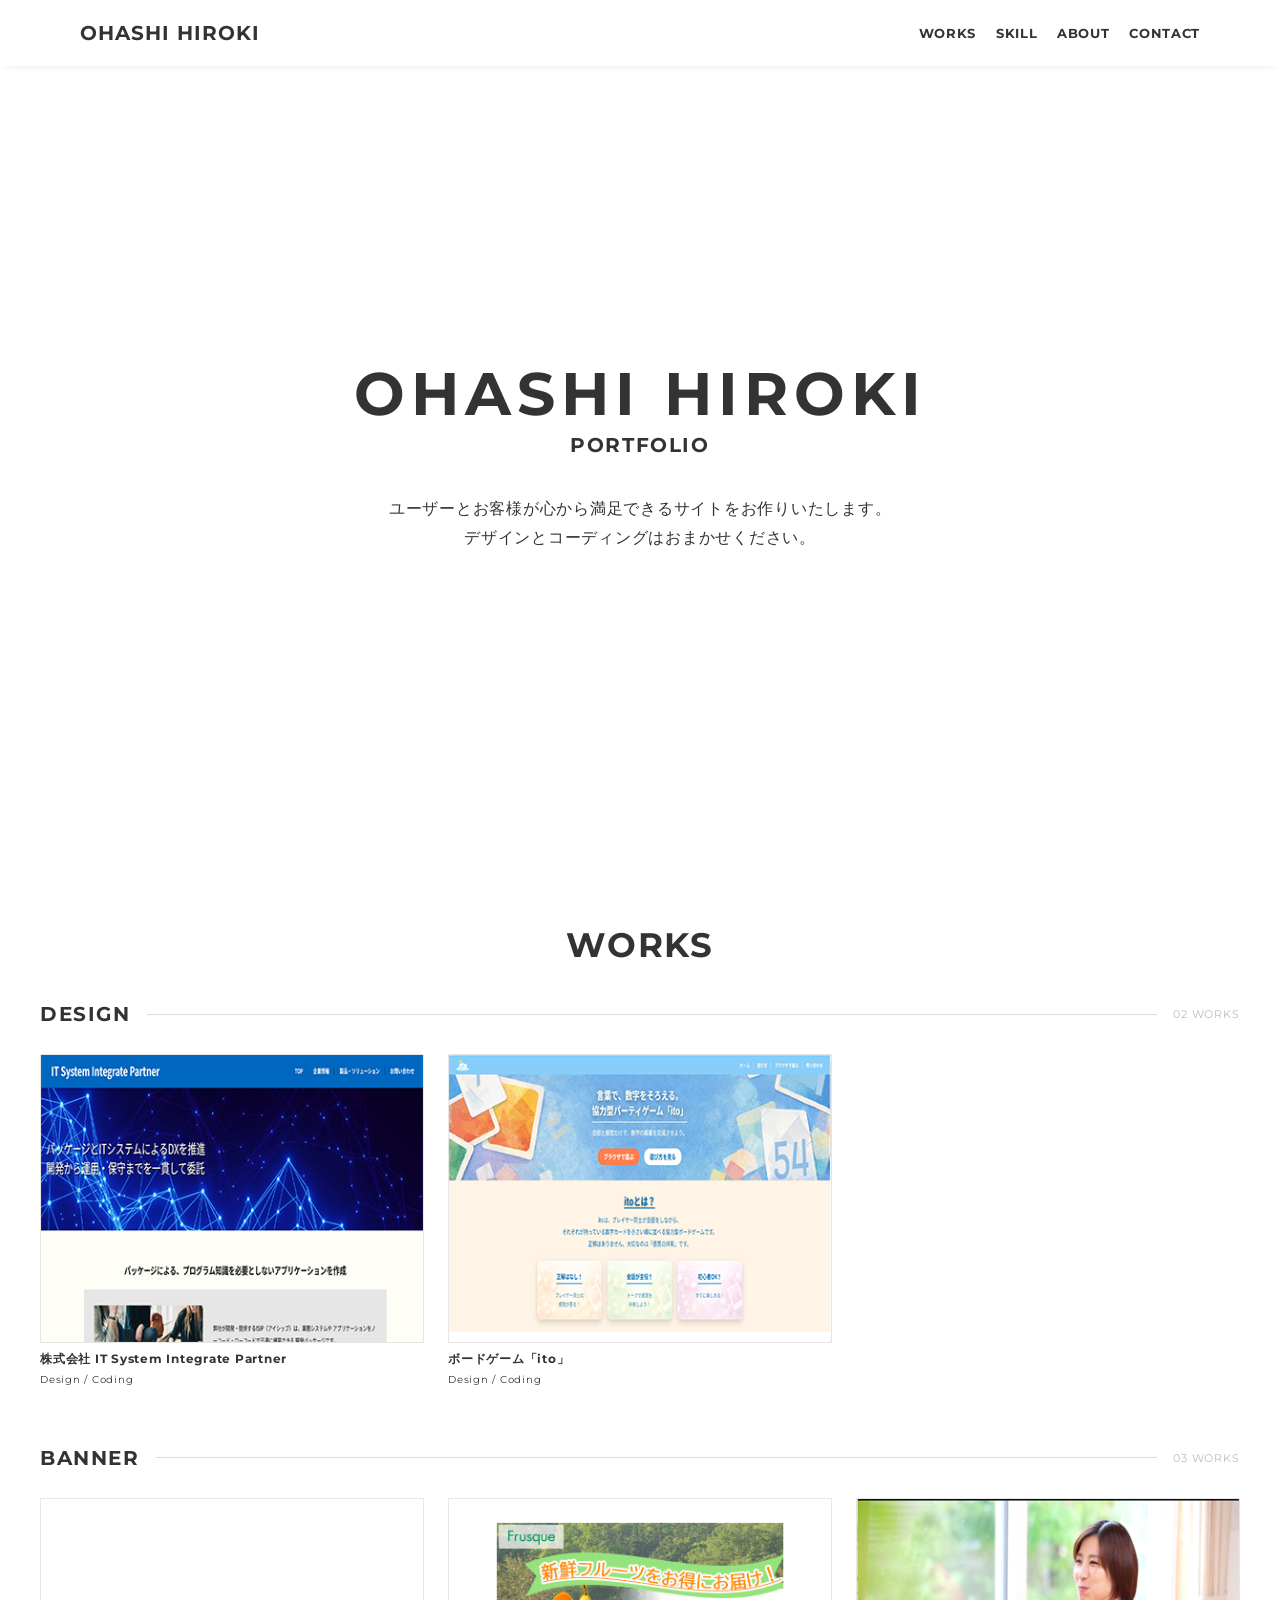
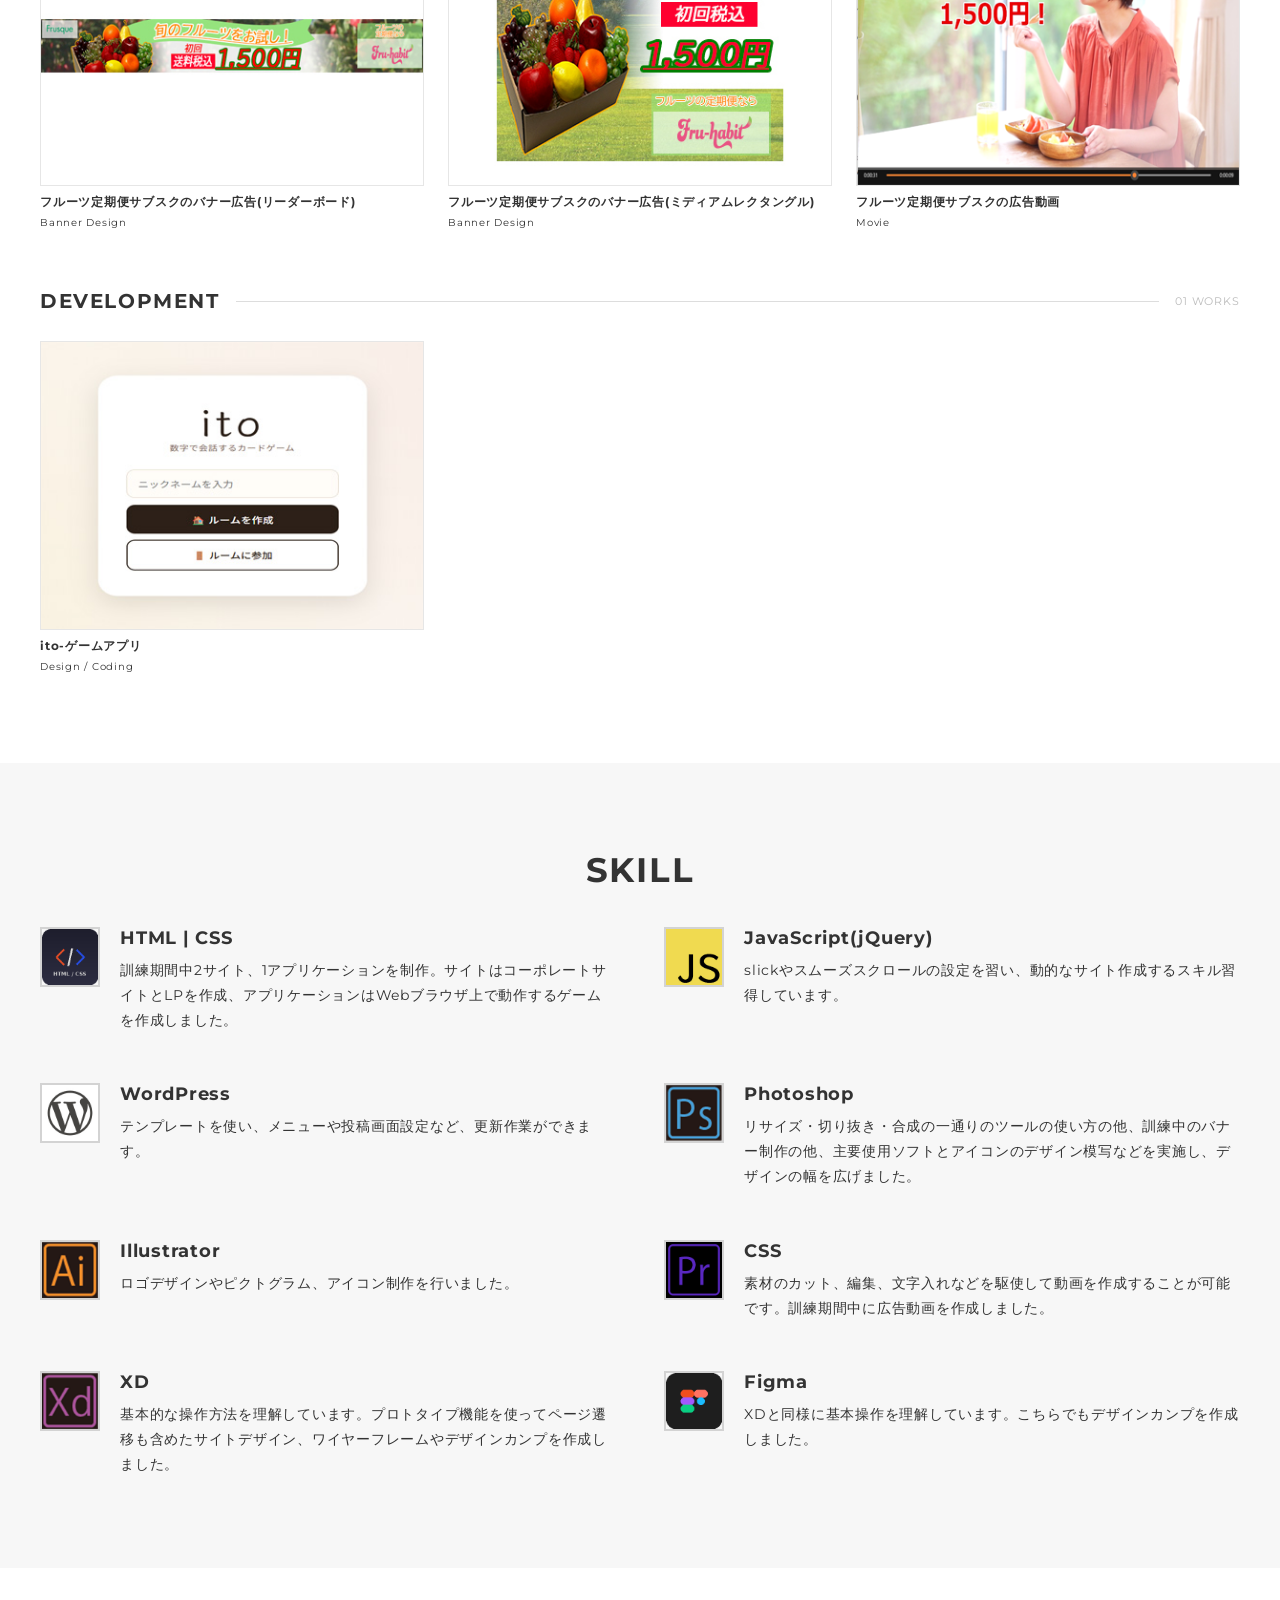
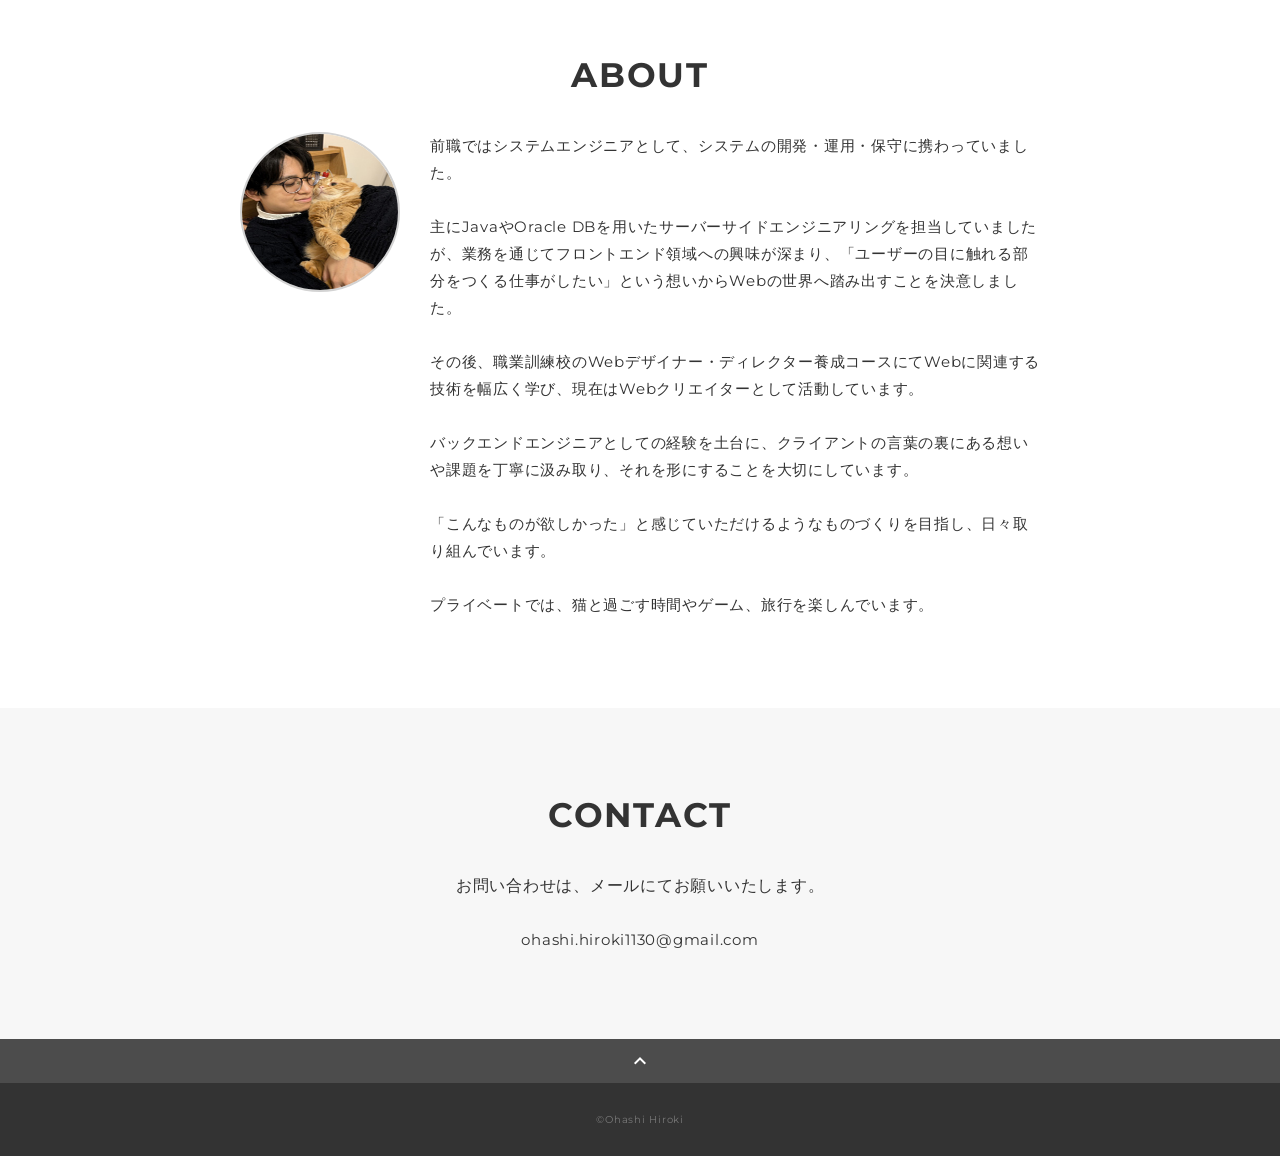
<file: index.html>
<!DOCTYPE html>
<html lang="ja">

<head>
  <meta charset="utf-8">
  <meta name="viewport" content="width=device-width,initial-scale=1">
  <meta property="og:type" content="website">
  <meta property="og:title" content="Ohashi Hirokiのポートフォリオ">
  <meta property="og:url" content="https://x.gd/K62pu">
  <meta property="og:description" content="Ohashi Hirokiのポートフォリオサイトです。">
  <meta property="og:image" content="img/ogp.png">
  <meta name="robots" content="noindex,nofollow">
  <meta name="description" content="Ohashi Hirokiのポートフォリオサイトです">
  <title>Ohashi Hiroki ポートフォリオ</title>
  <link rel="preconnect" href="https://fonts.gstatic.com">
  <link rel="stylesheet" href="https://fonts.googleapis.com/css2?family=Montserrat:wght@400;700&display=swap">
  <link rel="stylesheet" href="https://fonts.googleapis.com/css?family=Material+Icons+Outlined">
  <link rel="stylesheet" href="css/ress.css" media="all">
  <link rel="stylesheet" href="css/style.css" media="all">
  <link rel="icon" href="img/favicon.ico">
  <link rel="canonical" href="https://x.gd/K62pu"> <!-- サーバにアップするタイミングで治す！注意！ -->
</head>

<body>
  <div class="wrapper">
    <!-- header -->
    <header class="header">
      <h1 class="header-logo">
        <a href="index.html">Ohashi Hiroki</a> <!-- サーバにアップするタイミングで治す！注意！ -->
      </h1>
      <nav class="gnav">
        <ul class="gnav-list">
          <li class="gnav-item"><a href="#works">works</a></li>
          <li class="gnav-item"><a href="#skill">skill</a></li>
          <li class="gnav-item"><a href="#about">about</a></li>
          <li class="gnav-item"><a href="#contact">contact</a></li>
        </ul>
      </nav>
    </header>
    <!-- /header -->

    <main class="content">
      <!-- mv -->
      <div class="mv">
        <div class="mv-container">
          <p class="mv-title">Ohashi Hiroki</p>
          <p class="mv-subtitle">portfolio</p>
          <p class="mv-text">
            ユーザーとお客様が心から満足できる<br class="sp-only">サイトをお作りいたします。<br>
            デザインとコーディングは<br class="sp-only">おまかせください。<br>
          </p>
        </div>
      </div>
      <!-- /mv -->

      <!-- works -->
      <div class="works section" id="works">
        <section class="container">
          <h2 class="title">works</h2>
          <!-- DESIGN -->
          <div class="works-category">
            <div class="works-category-label">
              <span class="works-category-name">Design</span>
              <span class="works-category-line"></span>
              <span class="works-category-count">02 Works</span>
            </div>
            <div class="works-list">
              <a class="works-item" href="it_system_integrate_partner.html">
                <div class="works-img"><img src="img/isip_first_view.png" width="400" height="300" alt="ISIP作品サムネイル画像">
                </div>
                <p class="works-name">株式会社 IT System Integrate Partner</p>
                <p class="works-info">Design / Coding</p>
              </a>
              <a class="works-item" href="ito.html">
                <div class="works-img"><img src="img/ito_first_view.png" width="400" height="300" alt="ito作品サムネイル画像">
                </div>
                <p class="works-name">ボードゲーム「ito」</p>
                <p class="works-info">Design / Coding</p>
              </a>

            </div>
          </div>

          <!-- BANNER -->
          <div class="works-category">
            <div class="works-category-label">
              <span class="works-category-name">Banner</span>
              <span class="works-category-line"></span>
              <span class="works-category-count">03 Works</span>
            </div>
            <div class="works-list">
              <a class="works-item" href="bunner_lb.html">
                <div class="works-img"><img src="img/bn_lb.jpg" width="400" height="300" alt="作品サムネイル画像"></div>
                <p class="works-name">フルーツ定期便サブスクのバナー広告(リーダーボード)</p>
                <p class="works-info">Banner Design</p>
              </a>
              <a class="works-item" href="bunner_mr.html">
                <div class="works-img"><img src="img/bn_mr.jpg" width="400" height="300" alt="作品サムネイル画像"></div>
                <p class="works-name">フルーツ定期便サブスクのバナー広告(ミディアムレクタングル)</p>
                <p class="works-info">Banner Design</p>
              </a>
              <a class="works-item" href="bunner_movie.html">
                <div class="works-img"><img src="img/bunner_movie.png" width="400" height="300" alt="作品サムネイル画像"></div>
                <p class="works-name">フルーツ定期便サブスクの広告動画</p>
                <p class="works-info">Movie</p>
              </a>
            </div>
          </div>

          <!-- DEVELOPMENT -->
          <div class="works-category">
            <div class="works-category-label">
              <span class="works-category-name">Development</span>
              <span class="works-category-line"></span>
              <span class="works-category-count">01 Works</span>
            </div>
            <div class="works-list">
              <a class="works-item" href="ito_app.html">
                <div class="works-img"><img src="img/ito_game_view.jpg" width="400" height="300" alt="作品サムネイル画像"></div>
                <p class="works-name">ito-ゲームアプリ</p>
                <p class="works-info">Design / Coding</p>
              </a>

            </div>
          </div>
        </section>
      </div>
      <!-- /works -->

      <!-- skill -->
      <div class="skill section" id="skill">
        <section class="container">
          <h2 class="title">skill</h2>
          <div class="skill-list">
            <div class="skill-item">
              <p class="skill-img"><img src="img/html_css_icon.png" width="400" height="300" alt="作品サムネイル画像"></p>
              <div class="skill-body">
                <h3 class="skill-name">HTML | CSS</h3>
                <p class="skill-text">
                  訓練期間中2サイト、1アプリケーションを制作。サイトはコーポレートサイトとLPを作成、アプリケーションはWebブラウザ上で動作するゲームを作成しました。
                </p>
              </div>
            </div>
            <div class="skill-item">
              <p class="skill-img"><img src="img/JS_icon.jpg" width="400" height="300" alt="作品サムネイル画像"></p>
              <div class="skill-body">
                <h3 class="skill-name">JavaScript(jQuery)</h3>
                <p class="skill-text">
                  slickやスムーズスクロールの設定を習い、動的なサイト作成するスキル習得しています。
                </p>
              </div>
            </div>
            <div class="skill-item">
              <p class="skill-img"><img src="img/WordPress.jpg" width="400" height="300" alt="作品サムネイル画像"></p>
              <div class="skill-body">
                <h3 class="skill-name">WordPress</h3>
                <p class="skill-text">
                  テンプレートを使い、メニューや投稿画面設定など、更新作業ができます。
                </p>
              </div>
            </div>
            <div class="skill-item">
              <p class="skill-img"><img src="img/photoshop_icon.png" width="400" height="300" alt="作品サムネイル画像"></p>
              <div class="skill-body">
                <h3 class="skill-name">Photoshop</h3>
                <p class="skill-text">
                  リサイズ・切り抜き・合成の一通りのツールの使い方の他、訓練中のバナー制作の他、主要使用ソフトとアイコンのデザイン模写などを実施し、デザインの幅を広げました。
                </p>
              </div>
            </div>
            <div class="skill-item">
              <p class="skill-img"><img src="img/Illustrator_icon.png" width="400" height="300" alt="作品サムネイル画像"></p>
              <div class="skill-body">
                <h3 class="skill-name">Illustrator</h3>
                <p class="skill-text">
                  ロゴデザインやピクトグラム、アイコン制作を行いました。
                </p>
              </div>
            </div>
            <div class="skill-item">
              <p class="skill-img"><img src="img/premiere_pro_icon.jpg" width="400" height="300" alt="作品サムネイル画像"></p>
              <div class="skill-body">
                <h3 class="skill-name">CSS</h3>
                <p class="skill-text">
                  素材のカット、編集、文字入れなどを駆使して動画を作成することが可能です。訓練期間中に広告動画を作成しました。
                </p>
              </div>
            </div>
            <div class="skill-item">
              <p class="skill-img"><img src="img/Xd_icon.png" width="400" height="300" alt="作品サムネイル画像"></p>
              <div class="skill-body">
                <h3 class="skill-name">XD</h3>
                <p class="skill-text">
                  基本的な操作方法を理解しています。プロトタイプ機能を使ってページ遷移も含めたサイトデザイン、ワイヤーフレームやデザインカンプを作成しました。
                </p>
              </div>
            </div>
            <div class="skill-item">
              <p class="skill-img"><img src="img/figma-icon.png" width="400" height="300" alt="作品サムネイル画像"></p>
              <div class="skill-body">
                <h3 class="skill-name">Figma</h3>
                <p class="skill-text">
                  XDと同様に基本操作を理解しています。こちらでもデザインカンプを作成しました。
                </p>
              </div>
            </div>
          </div>
        </section>
      </div>
      <!-- /skill -->

      <!-- about -->
      <div class="about section" id="about">
        <section class="container">
          <h2 class="title">about</h2>
          <div class="profile">
            <p class="profile-img">
              <img src="img/profile_img.jpg" width="400" height="300" alt="作品サムネイル画像">
            </p>
            <div class="profile-body">
              <p>
                前職ではシステムエンジニアとして、システムの開発・運用・保守に携わっていました。<br>
                <br>
                主にJavaやOracle
                DBを用いたサーバーサイドエンジニアリングを担当していましたが、業務を通じてフロントエンド領域への興味が深まり、「ユーザーの目に触れる部分をつくる仕事がしたい」という想いからWebの世界へ踏み出すことを決意しました。<br>
                <br>
                その後、職業訓練校のWebデザイナー・ディレクター養成コースにてWebに関連する技術を幅広く学び、現在はWebクリエイターとして活動しています。<br>
                <br>
                バックエンドエンジニアとしての経験を土台に、クライアントの言葉の裏にある想いや課題を丁寧に汲み取り、それを形にすることを大切にしています。<br>
                <br>
                「こんなものが欲しかった」と感じていただけるようなものづくりを目指し、日々取り組んでいます。<br>
                <br>
                プライベートでは、猫と過ごす時間やゲーム、旅行を楽しんでいます。
              </p>
            </div>
          </div>
        </section>
      </div>
      <!-- /about -->

      <!-- contact -->
      <div class="contact section" id="contact">
        <section class="container">
          <h2 class="title">contact</h2>
          <p class="lead">
            お問い合わせは、<br class="sp-only">メールにてお願いいたします。
          </p>
          <div class="contact-list">
            <p>
              ohashi.hiroki1130@gmail.com
            </p>
          </div>
        </section>
      </div>
      <!-- /contact -->
      <div class="page-top" id="js-page-top">
        <span class="material-icons-outlined">expand_less</span>
      </div>
    </main>

    <!-- footer -->
    <footer class="footer">
      <div class="copyright">&copy;Ohashi Hiroki</div>
    </footer>
    <!-- /footer -->

  </div>
  <script src="js/jquery-3.7.1.min.js"></script>
  <script src="js/script.js"></script>
</body>

</html>
</file>
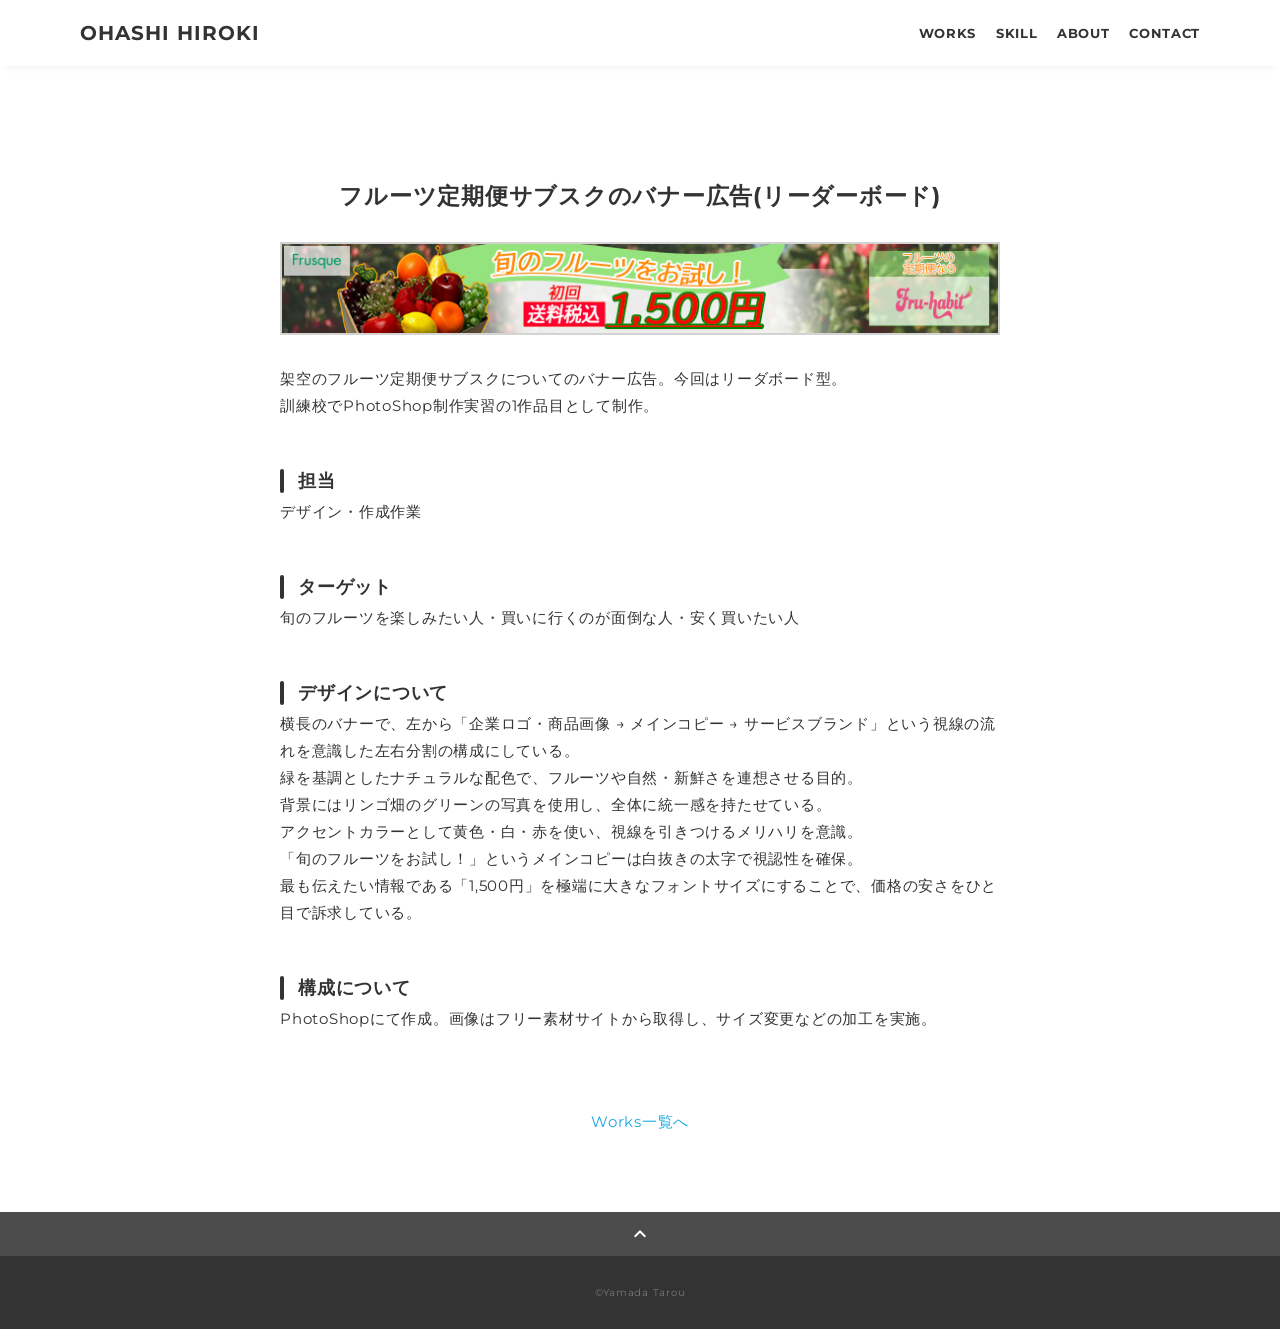
<file: bunner_lb.html>
<!DOCTYPE html>
<html lang="ja">

<head>
  <meta charset="utf-8">
  <meta name="viewport" content="width=device-width,initial-scale=1">
  <meta property="og:type" content="website">
  <meta property="og:title" content="バナー広告：リーダーボード">
  <meta property="og:url" content="https://x.gd/K62pu">
  <meta property="og:description" content="バナー広告：リーダボードの紹介ページです。">
  <meta property="og:image" content="img/ogp.png">
  <meta name="robots" content="noindex,nofollow">
  <meta name="description" content="バナー広告：リーダボードの紹介ページです。">
  <title>H.O ポートフォリオ | bunner01</title>
  <link rel="preconnect" href="https://fonts.gstatic.com">
  <link rel="stylesheet" href="https://fonts.googleapis.com/css2?family=Montserrat:wght@400;700&display=swap">
  <link rel="stylesheet" href="https://fonts.googleapis.com/css?family=Material+Icons+Outlined">
  <link rel="stylesheet" href="css/ress.css" media="all">
  <link rel="stylesheet" href="css/style.css" media="all">
  <link rel="icon" href="img/favicon.ico">
  <link rel="canonical" href="https://x.gd/K62pu"><!-- サーバにアップするタイミングで治す！注意！ -->
</head>

<body>
  <div class="wrapper">
    <!-- header -->
    <header class="header">
      <h1 class="header-logo">
        <a href="index.html">Ohashi Hiroki</a> <!-- ポートフォリオサイトをアップする際に短縮URLを記載する！ -->
      </h1>
      <nav class="gnav">
        <ul class="gnav-list">
          <li class="gnav-item"><a href="index.html#works">works</a></li>
          <li class="gnav-item"><a href="index.html#skill">skill</a></li>
          <li class="gnav-item"><a href="index.html#about">about</a></li>
          <li class="gnav-item"><a href="index.html#contact">contact</a></li>
        </ul>
      </nav>
    </header>
    <!-- /header -->

    <main class="content">
      <div class="article">
        <section class="article-container">
          <h2 class="article-title"><br>フルーツ定期便サブスクのバナー広告(リーダーボード)</h2>
          <div class="article-body">
            <p>
              <img src="img/lb_1.jpg" width="728" height="90" alt="作品スクリーンショット">
            </p>
            <p>
              架空のフルーツ定期便サブスクについてのバナー広告。今回はリーダボード型。<br>
              訓練校でPhotoShop制作実習の1作品目として制作。<br>
            </p>
            <h3>担当</h3>
            <p>デザイン・作成作業</p>
            <h3>ターゲット</h3>
            <p>旬のフルーツを楽しみたい人・買いに行くのが面倒な人・安く買いたい人</p>
            <h3>デザインについて</h3>
            <p>
              横長のバナーで、左から「企業ロゴ・商品画像 → メインコピー → サービスブランド」という視線の流れを意識した左右分割の構成にしている。<br>
              緑を基調としたナチュラルな配色で、フルーツや自然・新鮮さを連想させる目的。<br>
              背景にはリンゴ畑のグリーンの写真を使用し、全体に統一感を持たせている。<br>
              アクセントカラーとして黄色・白・赤を使い、視線を引きつけるメリハリを意識。<br>
              「旬のフルーツをお試し！」というメインコピーは白抜きの太字で視認性を確保。<br>
              最も伝えたい情報である「1,500円」を極端に大きなフォントサイズにすることで、価格の安さをひと目で訴求している。
            </p>
            <h3>構成について</h3>
            <p>
              PhotoShopにて作成。画像はフリー素材サイトから取得し、サイズ変更などの加工を実施。<br>
            </p>
          </div>
          <div class="home-link">
            <a href="./#works">Works一覧へ</a>
          </div>
        </section>
      </div>

      <div class="page-top" id="js-page-top">
        <span class="material-icons-outlined">expand_less</span>
      </div>
    </main>

    <!-- footer -->
    <footer class="footer">
      <div class="copyright">&copy;Yamada Tarou</div>
    </footer>
    <!-- /footer -->

  </div>
  <script src="js/jquery-3.7.1.min.js"></script>
  <script src="js/script.js"></script>
</body>

</html>
</file>
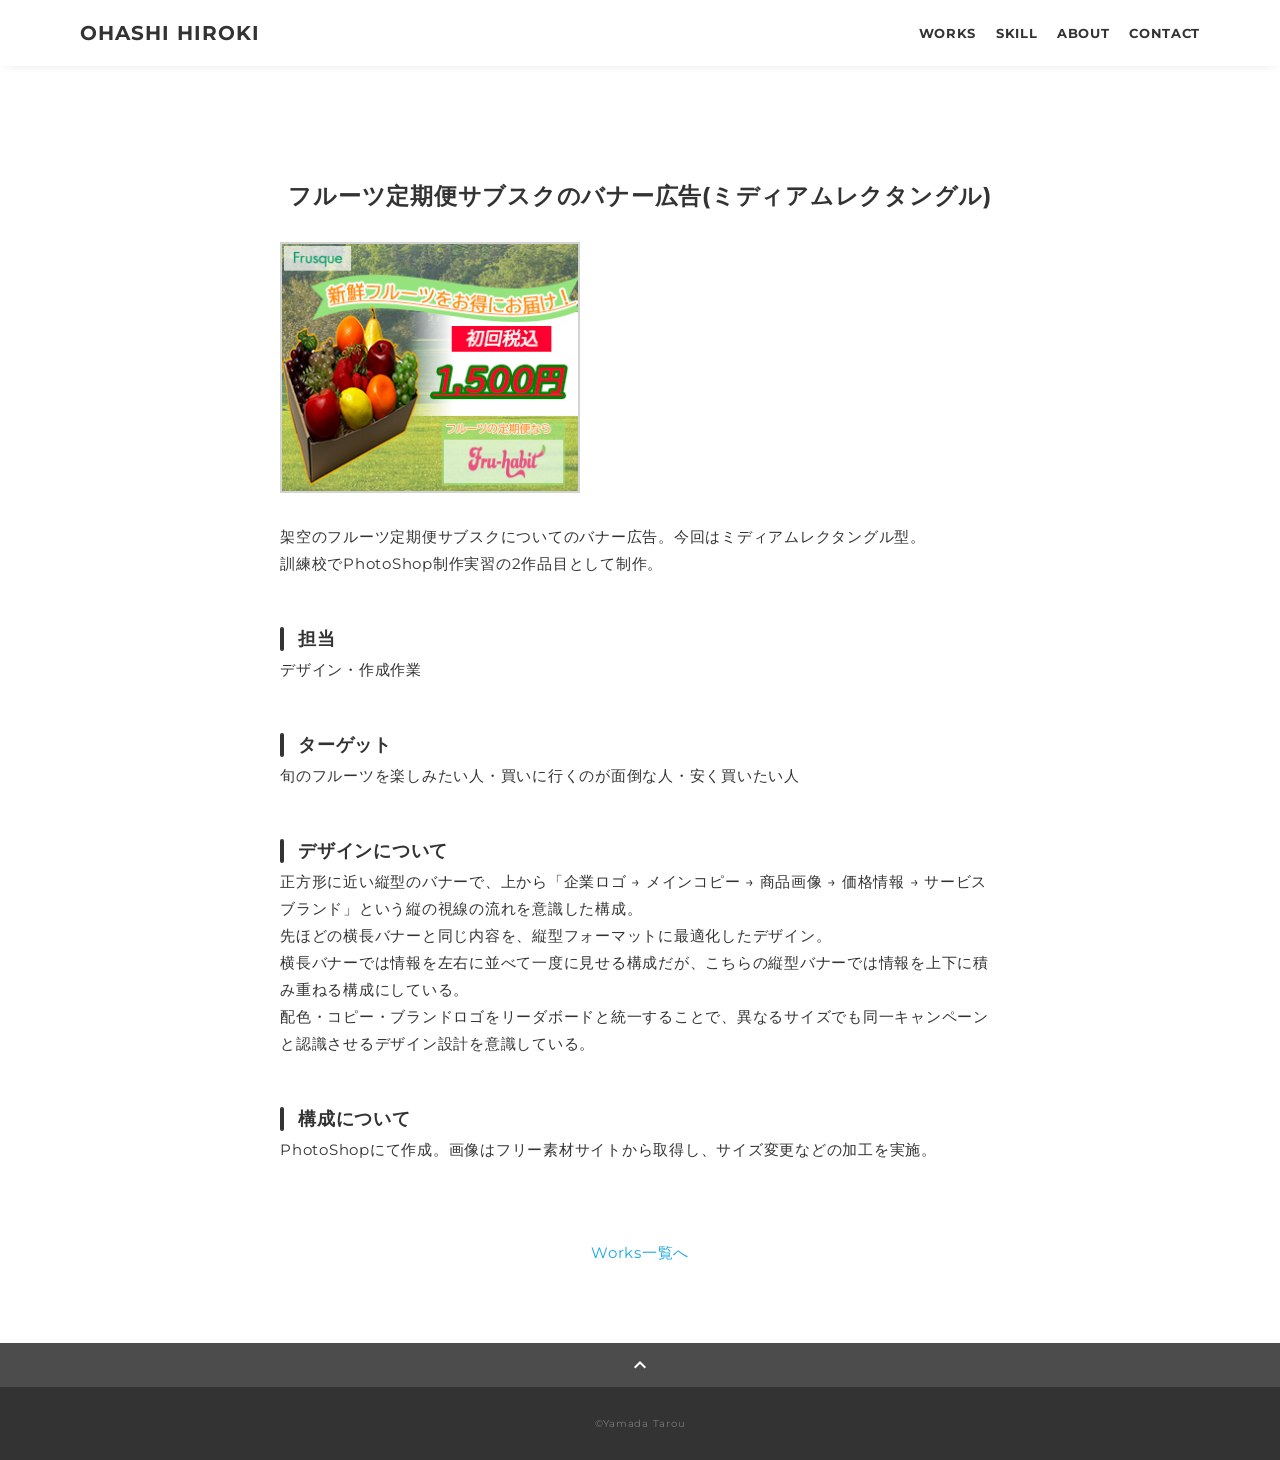
<file: bunner_mr.html>
<!DOCTYPE html>
<html lang="ja">

<head>
  <meta charset="utf-8">
  <meta name="viewport" content="width=device-width,initial-scale=1">
  <meta property="og:type" content="website">
  <meta property="og:title" content="バナー広告：ミディアムレクタングル">
  <meta property="og:url" content="https://x.gd/K62pu">
  <meta property="og:description" content="バナー広告：ミディアムレクタングルの紹介ページです。">
  <meta property="og:image" content="img/ogp.png">
  <meta name="robots" content="noindex,nofollow">
  <meta name="description" content="バナー広告：ミディアムレクタングルの紹介ページです。">
  <title>H.O ポートフォリオ | bunner02</title>
  <link rel="preconnect" href="https://fonts.gstatic.com">
  <link rel="stylesheet" href="https://fonts.googleapis.com/css2?family=Montserrat:wght@400;700&display=swap">
  <link rel="stylesheet" href="https://fonts.googleapis.com/css?family=Material+Icons+Outlined">
  <link rel="stylesheet" href="css/ress.css" media="all">
  <link rel="stylesheet" href="css/style.css" media="all">
  <link rel="icon" href="img/favicon.ico">
  <link rel="canonical" href="https://x.gd/K62pu"><!-- サーバにアップするタイミングで治す！注意！ -->
</head>

<body>
  <div class="wrapper">
    <!-- header -->
    <header class="header ">
      <h1 class="header-logo">
        <a href="index.html">Ohashi Hiroki</a> <!-- ポートフォリオサイトをアップする際に短縮URLを記載する！ -->
      </h1>
      <nav class="gnav">
        <ul class="gnav-list">
          <li class="gnav-item"><a href="index.html#works">works</a></li>
          <li class="gnav-item"><a href="index.html#skill">skill</a></li>
          <li class="gnav-item"><a href="index.html#about">about</a></li>
          <li class="gnav-item"><a href="index.html#contact">contact</a></li>
        </ul>
      </nav>
    </header>
    <!-- /header -->

    <main class="content">
      <div class="article">
        <section class="article-container">
          <h2 class="article-title"><br>フルーツ定期便サブスクのバナー広告(ミディアムレクタングル)</h2>
          <div class="article-body">
            <p>
              <img src="img/mr_1.jpg" width="300" height="250" alt="作品スクリーンショット">
            </p>
            <p>
              架空のフルーツ定期便サブスクについてのバナー広告。今回はミディアムレクタングル型。<br>
              訓練校でPhotoShop制作実習の2作品目として制作。<br>
            </p>
            <h3>担当</h3>
            <p>デザイン・作成作業</p>
            <h3>ターゲット</h3>
            <p>旬のフルーツを楽しみたい人・買いに行くのが面倒な人・安く買いたい人</p>
            <h3>デザインについて</h3>
            <p>
              正方形に近い縦型のバナーで、上から「企業ロゴ → メインコピー → 商品画像 → 価格情報 → サービスブランド」という縦の視線の流れを意識した構成。<br>
              先ほどの横長バナーと同じ内容を、縦型フォーマットに最適化したデザイン。<br>
              横長バナーでは情報を左右に並べて一度に見せる構成だが、こちらの縦型バナーでは情報を上下に積み重ねる構成にしている。<br>
              配色・コピー・ブランドロゴをリーダボードと統一することで、異なるサイズでも同一キャンペーンと認識させるデザイン設計を意識している。 
            </p>
            <h3>構成について</h3>
            <p>
              PhotoShopにて作成。画像はフリー素材サイトから取得し、サイズ変更などの加工を実施。<br>
            </p>
          </div>
          <div class="home-link">
            <a href="./#works">Works一覧へ</a>
          </div>
        </section>
      </div>

      <div class="page-top" id="js-page-top">
        <span class="material-icons-outlined">expand_less</span>
      </div>
    </main>

    <!-- footer -->
    <footer class="footer">
      <div class="copyright">&copy;Yamada Tarou</div>
    </footer>
    <!-- /footer -->

  </div>
  <script src="js/jquery-3.7.1.min.js"></script>
  <script src="js/script.js"></script>
</body>

</html>
</file>
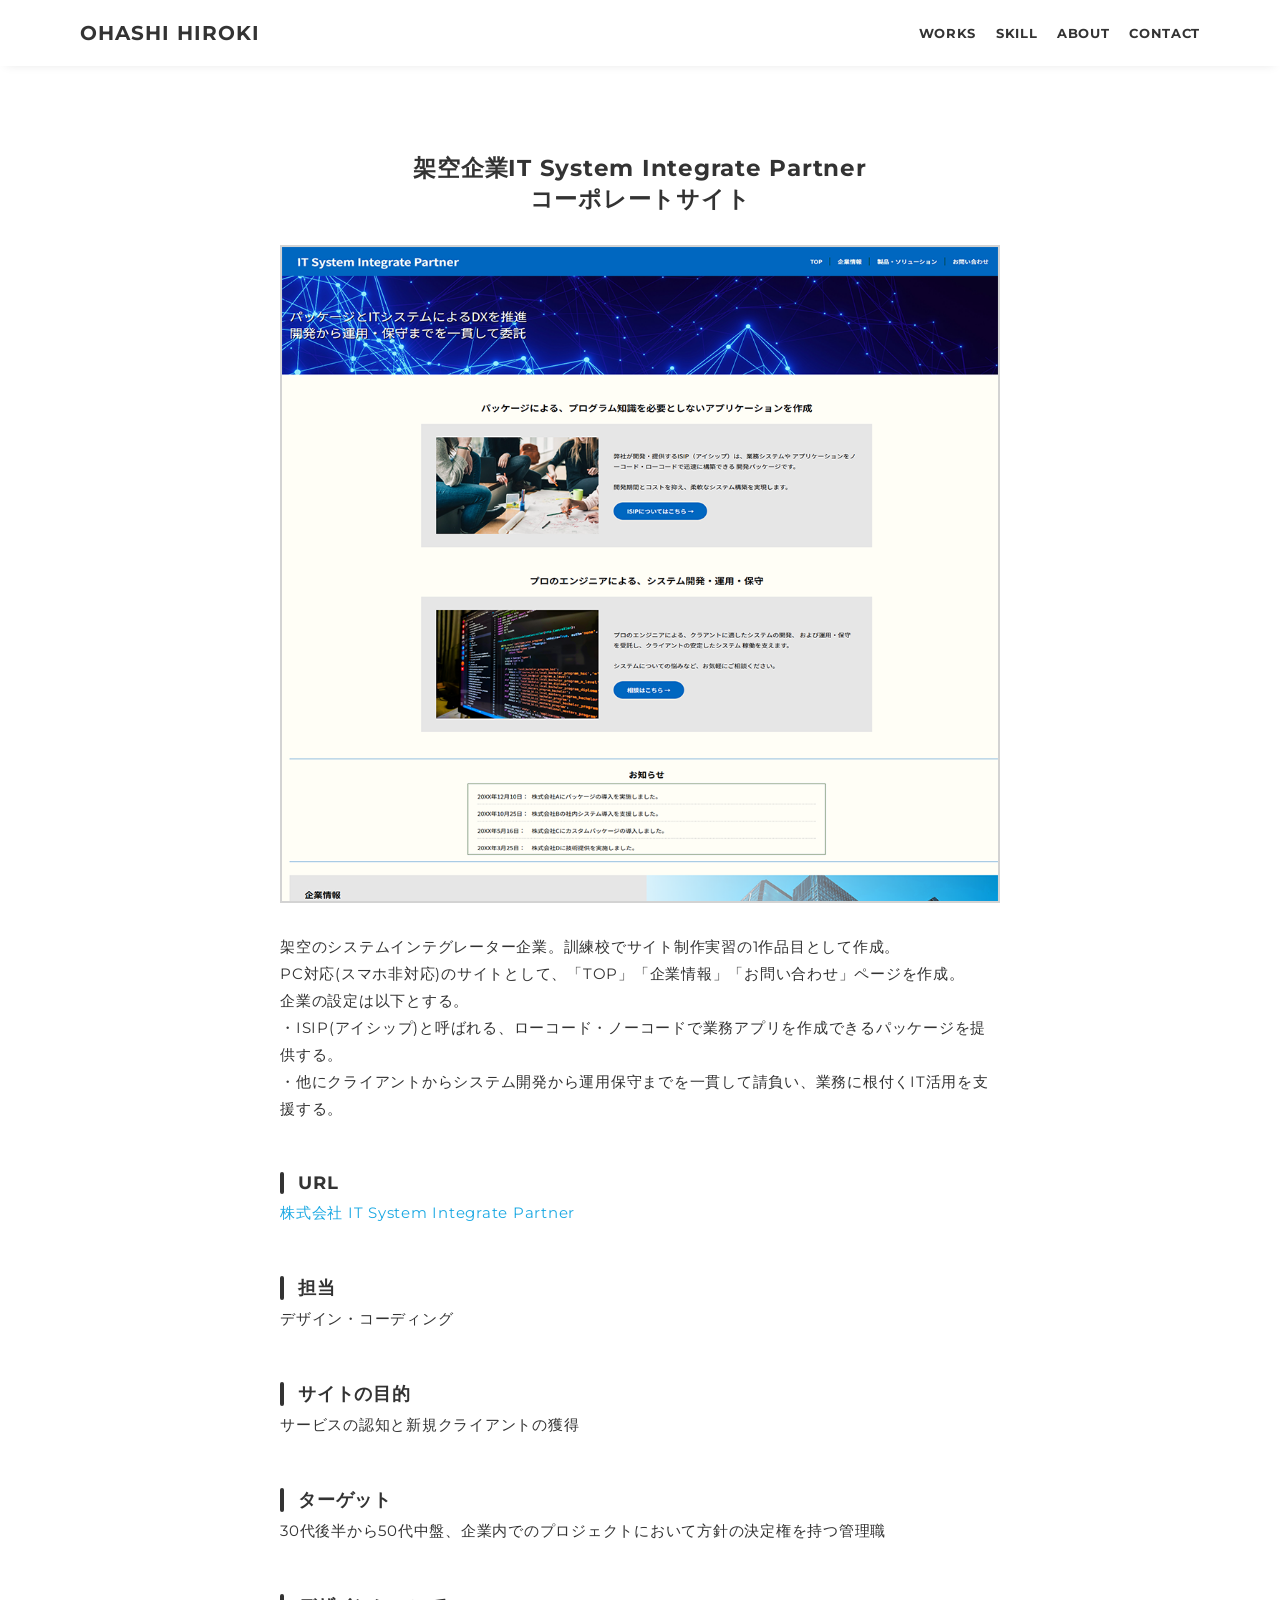
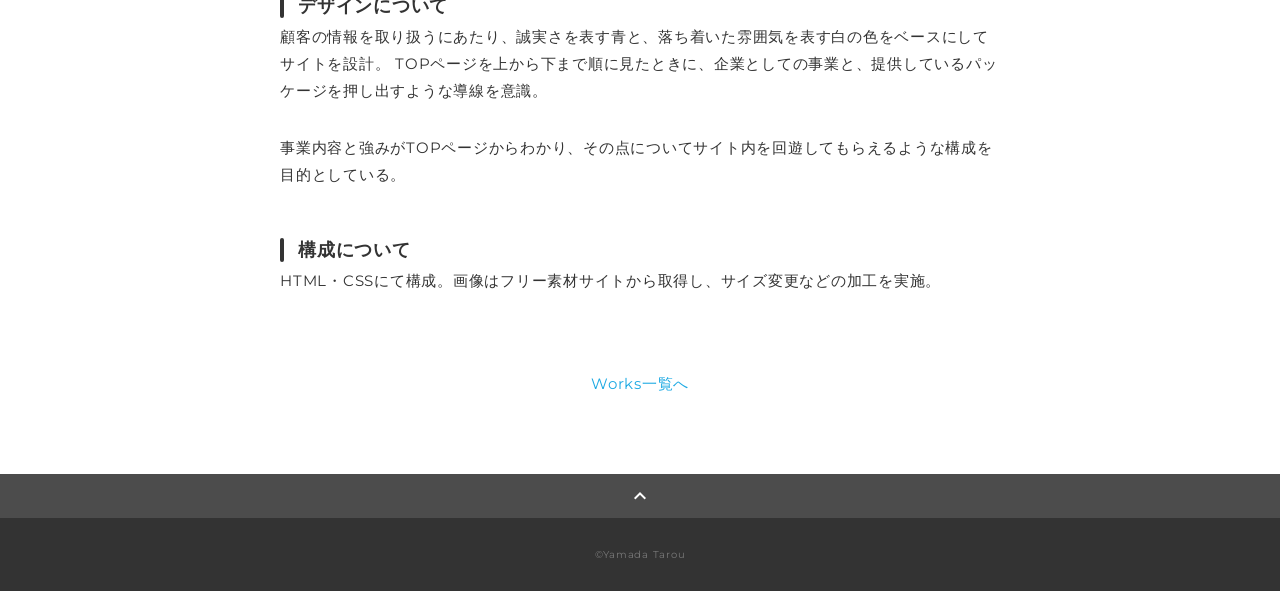
<file: it_system_integrate_partner.html>
<!DOCTYPE html>
<html lang="ja">

<head>
  <meta charset="utf-8">
  <meta name="viewport" content="width=device-width,initial-scale=1">
  <meta property="og:type" content="website">
  <meta property="og:title" content="株式会社IT System Integrate Partner">
  <meta property="og:url" content="https://x.gd/K62pu">
  <meta property="og:description" content="株式会社IT System Integrate Partnerの紹介ページです。">
  <meta property="og:image" content="img/ogp.png">
  <meta name="robots" content="noindex,nofollow">
  <meta name="description" content="株式会社IT System Integrate Partnerの紹介ページです。">
  <title>H.O ポートフォリオ | site01</title>
  <link rel="preconnect" href="https://fonts.gstatic.com">
  <link rel="stylesheet" href="https://fonts.googleapis.com/css2?family=Montserrat:wght@400;700&display=swap">
  <link rel="stylesheet" href="https://fonts.googleapis.com/css?family=Material+Icons+Outlined">
  <link rel="stylesheet" href="css/ress.css" media="all">
  <link rel="stylesheet" href="css/style.css" media="all">
  <link rel="icon" href="img/favicon.ico">
  <link rel="canonical" href="https://x.gd/K62pu"><!-- サーバにアップするタイミングで治す！注意！ -->
</head>

<body>
  <div class="wrapper">
    <!-- header -->
    <header class="header ">
      <h1 class="header-logo">
        <a href="index.html">Ohashi Hiroki</a> <!-- ポートフォリオサイトをアップする際に短縮URLを記載する！ -->
      </h1>
      <nav class="gnav">
        <ul class="gnav-list">
          <li class="gnav-item"><a href="index.html#works">works</a></li>
          <li class="gnav-item"><a href="index.html#skill">skill</a></li>
          <li class="gnav-item"><a href="index.html#about">about</a></li>
          <li class="gnav-item"><a href="index.html#contact">contact</a></li>
        </ul>
      </nav>
    </header>
    <!-- /header -->

    <main class="content">
      <div class="article">
        <section class="article-container">
          <h2 class="article-title">架空企業IT System Integrate Partner<br>コーポレートサイト</h2>
          <div class="article-body">
            <p>
              <img src="img/isip_portfolio_top.png" width="1000" height="913" alt="作品スクリーンショット">
            </p>
            <p>
              架空のシステムインテグレーター企業。訓練校でサイト制作実習の1作品目として作成。<br>
              PC対応(スマホ非対応)のサイトとして、「TOP」「企業情報」「お問い合わせ」ページを作成。<br>
              企業の設定は以下とする。<br>
              ・ISIP(アイシップ)と呼ばれる、ローコード・ノーコードで業務アプリを作成できるパッケージを提供する。<br>
              ・他にクライアントからシステム開発から運用保守までを一貫して請負い、業務に根付くIT活用を支援する。
            </p>
            <h3>URL</h3>
            <p><a href="https://ohashi-works.site/isip/index.html" target="_blank" rel="noopener">株式会社 IT System Integrate Partner</a></p>
            <h3>担当</h3>
            <p>デザイン・コーディング</p>
            <h3>サイトの目的</h3>
            <p>サービスの認知と新規クライアントの獲得</p>
            <h3>ターゲット</h3>
            <p>30代後半から50代中盤、企業内でのプロジェクトにおいて方針の決定権を持つ管理職</p>
            <h3>デザインについて</h3>
            <p>
              顧客の情報を取り扱うにあたり、誠実さを表す青と、落ち着いた雰囲気を表す白の色をベースにしてサイトを設計。
              TOPページを上から下まで順に見たときに、企業としての事業と、提供しているパッケージを押し出すような導線を意識。
            </p>
            <p>
              事業内容と強みがTOPページからわかり、その点についてサイト内を回遊してもらえるような構成を目的としている。
            </p>
            <h3>構成について</h3>
            <p>
              HTML・CSSにて構成。画像はフリー素材サイトから取得し、サイズ変更などの加工を実施。
            </p>
          </div>
          <div class="home-link">
            <a href="./#works">Works一覧へ</a>
          </div>
        </section>
      </div>

      <div class="page-top" id="js-page-top">
        <span class="material-icons-outlined">expand_less</span>
      </div>
    </main>

    <!-- footer -->
    <footer class="footer">
      <div class="copyright">&copy;Yamada Tarou</div>
    </footer>
    <!-- /footer -->

  </div>
  <script src="js/jquery-3.7.1.min.js"></script>
  <script src="js/script.js"></script>
</body>

</html>
</file>
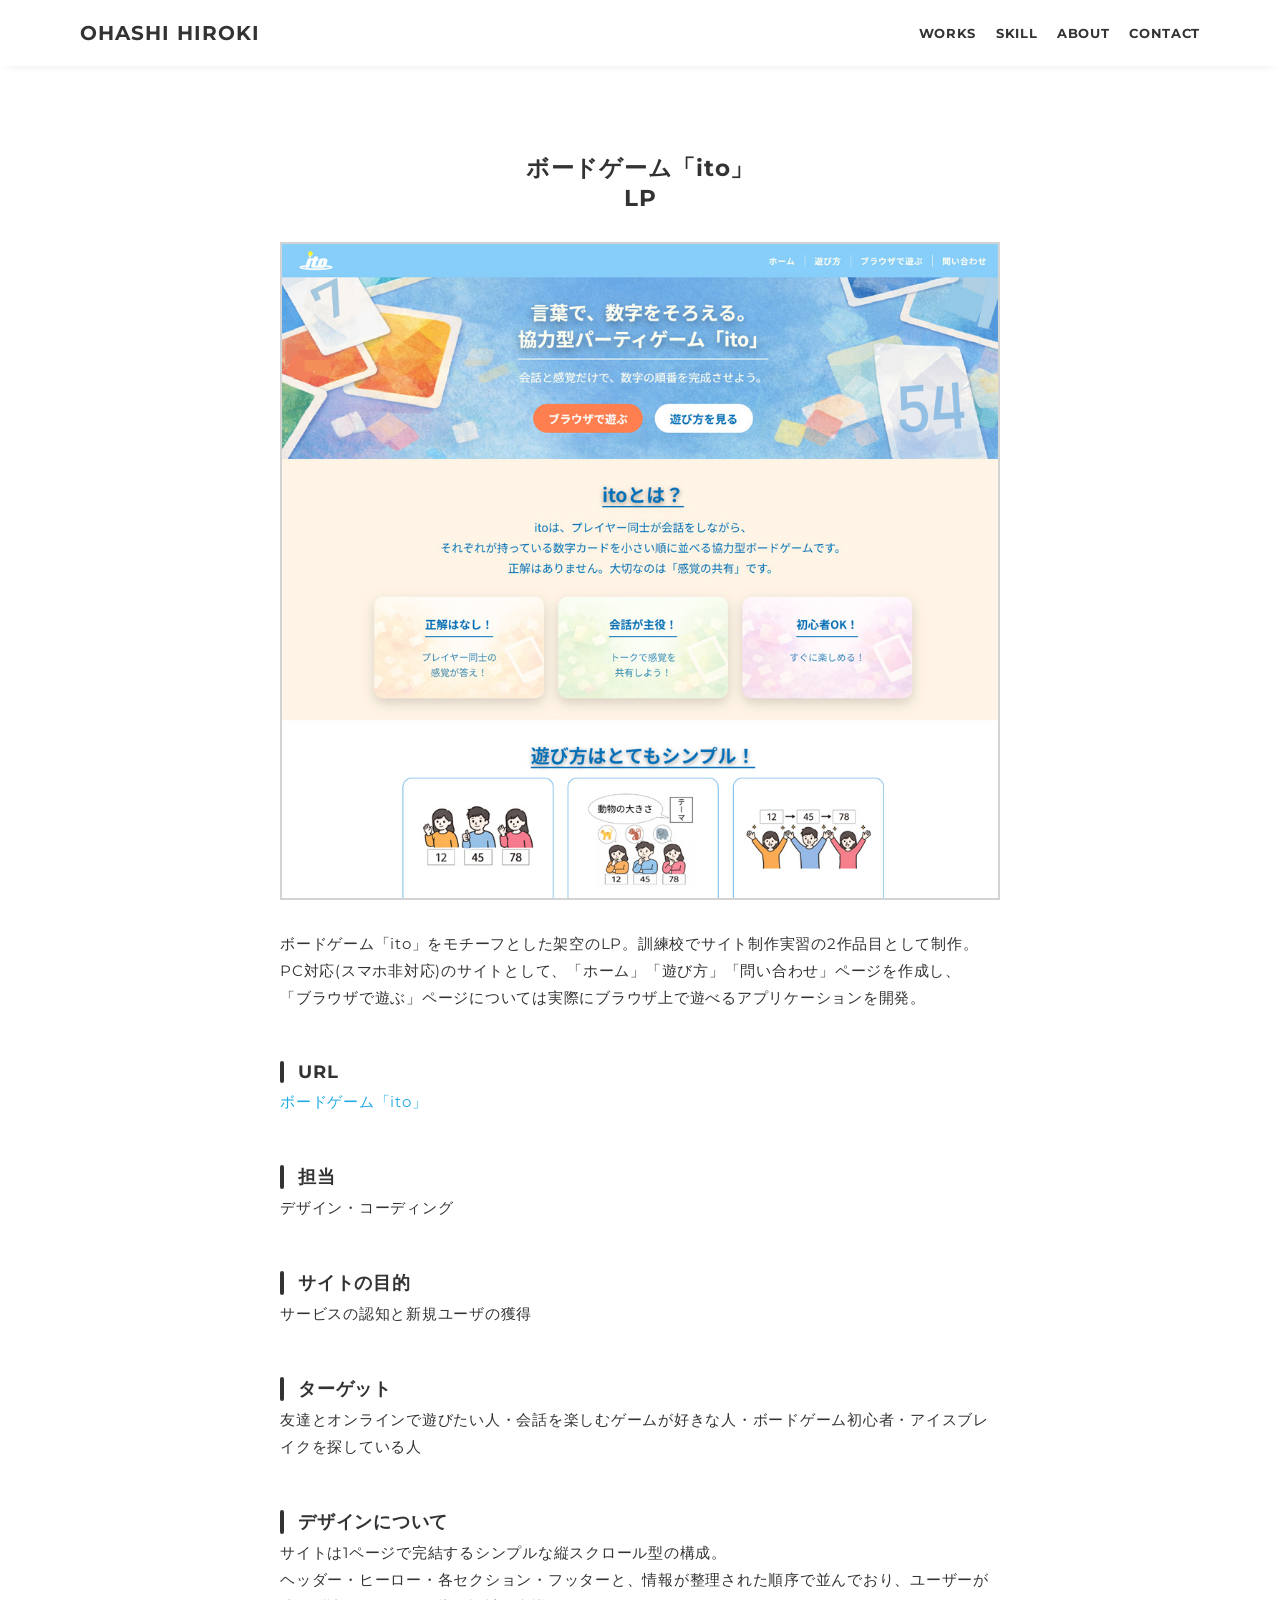
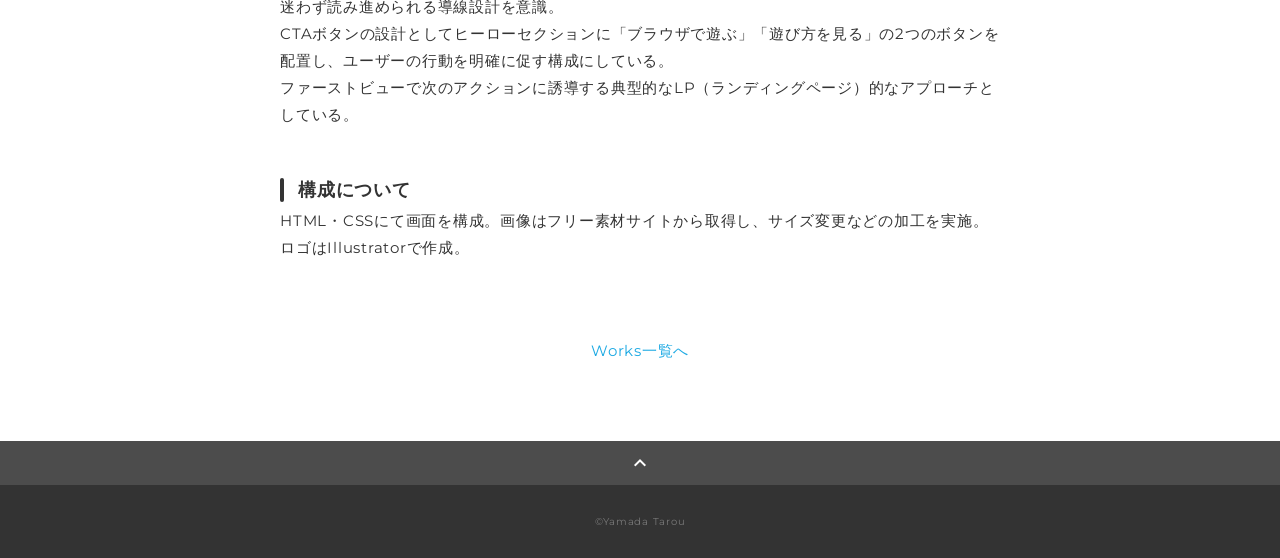
<file: ito.html>
<!DOCTYPE html>
<html lang="ja">

<head>
  <meta charset="utf-8">
  <meta name="viewport" content="width=device-width,initial-scale=1">
  <meta property="og:type" content="website">
  <meta property="og:title" content="ボードゲームito">
  <meta property="og:url" content="https://x.gd/K62pu">
  <meta property="og:description" content="ボードゲームitoの紹介ページです。">
  <meta property="og:image" content="img/ogp.png">
  <meta name="robots" content="noindex,nofollow">
  <meta name="description" content="ボードゲームitoの紹介ページです。">
  <title>H.O ポートフォリオ | site02</title>
  <link rel="preconnect" href="https://fonts.gstatic.com">
  <link rel="stylesheet" href="https://fonts.googleapis.com/css2?family=Montserrat:wght@400;700&display=swap">
  <link rel="stylesheet" href="https://fonts.googleapis.com/css?family=Material+Icons+Outlined">
  <link rel="stylesheet" href="css/ress.css" media="all">
  <link rel="stylesheet" href="css/style.css" media="all">
  <link rel="icon" href="img/favicon.ico">
  <link rel="canonical" href="https://x.gd/K62pu"><!-- サーバにアップするタイミングで治す！注意！ -->
</head>

<body>
  <div class="wrapper">
    <!-- header -->
    <header class="header ">
      <h1 class="header-logo">
        <a href="index.html">Ohashi Hiroki</a> <!-- ポートフォリオサイトをアップする際に短縮URLを記載する！ -->
      </h1>
      <nav class="gnav">
        <ul class="gnav-list">
          <li class="gnav-item"><a href="index.html#works">works</a></li>
          <li class="gnav-item"><a href="index.html#skill">skill</a></li>
          <li class="gnav-item"><a href="index.html#about">about</a></li>
          <li class="gnav-item"><a href="index.html#contact">contact</a></li>
        </ul>
      </nav>
    </header>
    <!-- /header -->

    <main class="content">
      <div class="article">
        <section class="article-container">
          <h2 class="article-title">ボードゲーム「ito」<br>LP</h2>
          <div class="article-body">
            <p>
              <img src="img/ito_portfolio_top.jpg" width="1000" height="913" alt="作品スクリーンショット">
            </p>
            <p>
              ボードゲーム「ito」をモチーフとした架空のLP。訓練校でサイト制作実習の2作品目として制作。<br>
              PC対応(スマホ非対応)のサイトとして、「ホーム」「遊び方」「問い合わせ」ページを作成し、<br>
              「ブラウザで遊ぶ」ページについては実際にブラウザ上で遊べるアプリケーションを開発。<br>

            </p>
            <h3>URL</h3>
            <p><a href="https://ohashi-works.site/ito/index.html" target="_blank" rel="noopener">ボードゲーム「ito」</a></p>
            <h3>担当</h3>
            <p>デザイン・コーディング</p>
            <h3>サイトの目的</h3>
            <p>サービスの認知と新規ユーザの獲得</p>
            <h3>ターゲット</h3>
            <p>友達とオンラインで遊びたい人・会話を楽しむゲームが好きな人・ボードゲーム初心者・アイスブレイクを探している人</p>
            <h3>デザインについて</h3>
            <p>
              サイトは1ページで完結するシンプルな縦スクロール型の構成。<br>
              ヘッダー・ヒーロー・各セクション・フッターと、情報が整理された順序で並んでおり、ユーザーが迷わず読み進められる導線設計を意識。<br>
              CTAボタンの設計としてヒーローセクションに「ブラウザで遊ぶ」「遊び方を見る」の2つのボタンを配置し、ユーザーの行動を明確に促す構成にしている。<br>
              ファーストビューで次のアクションに誘導する典型的なLP（ランディングページ）的なアプローチとしている。
            </p>
            <h3>構成について</h3>
            <p>
              HTML・CSSにて画面を構成。画像はフリー素材サイトから取得し、サイズ変更などの加工を実施。<br>
              ロゴはIllustratorで作成。
            </p>
          </div>
          <div class="home-link">
            <a href="./#works">Works一覧へ</a>
          </div>
        </section>
      </div>

      <div class="page-top" id="js-page-top">
        <span class="material-icons-outlined">expand_less</span>
      </div>
    </main>

    <!-- footer -->
    <footer class="footer">
      <div class="copyright">&copy;Yamada Tarou</div>
    </footer>
    <!-- /footer -->

  </div>
  <script src="js/jquery-3.7.1.min.js"></script>
  <script src="js/script.js"></script>
</body>

</html>
</file>
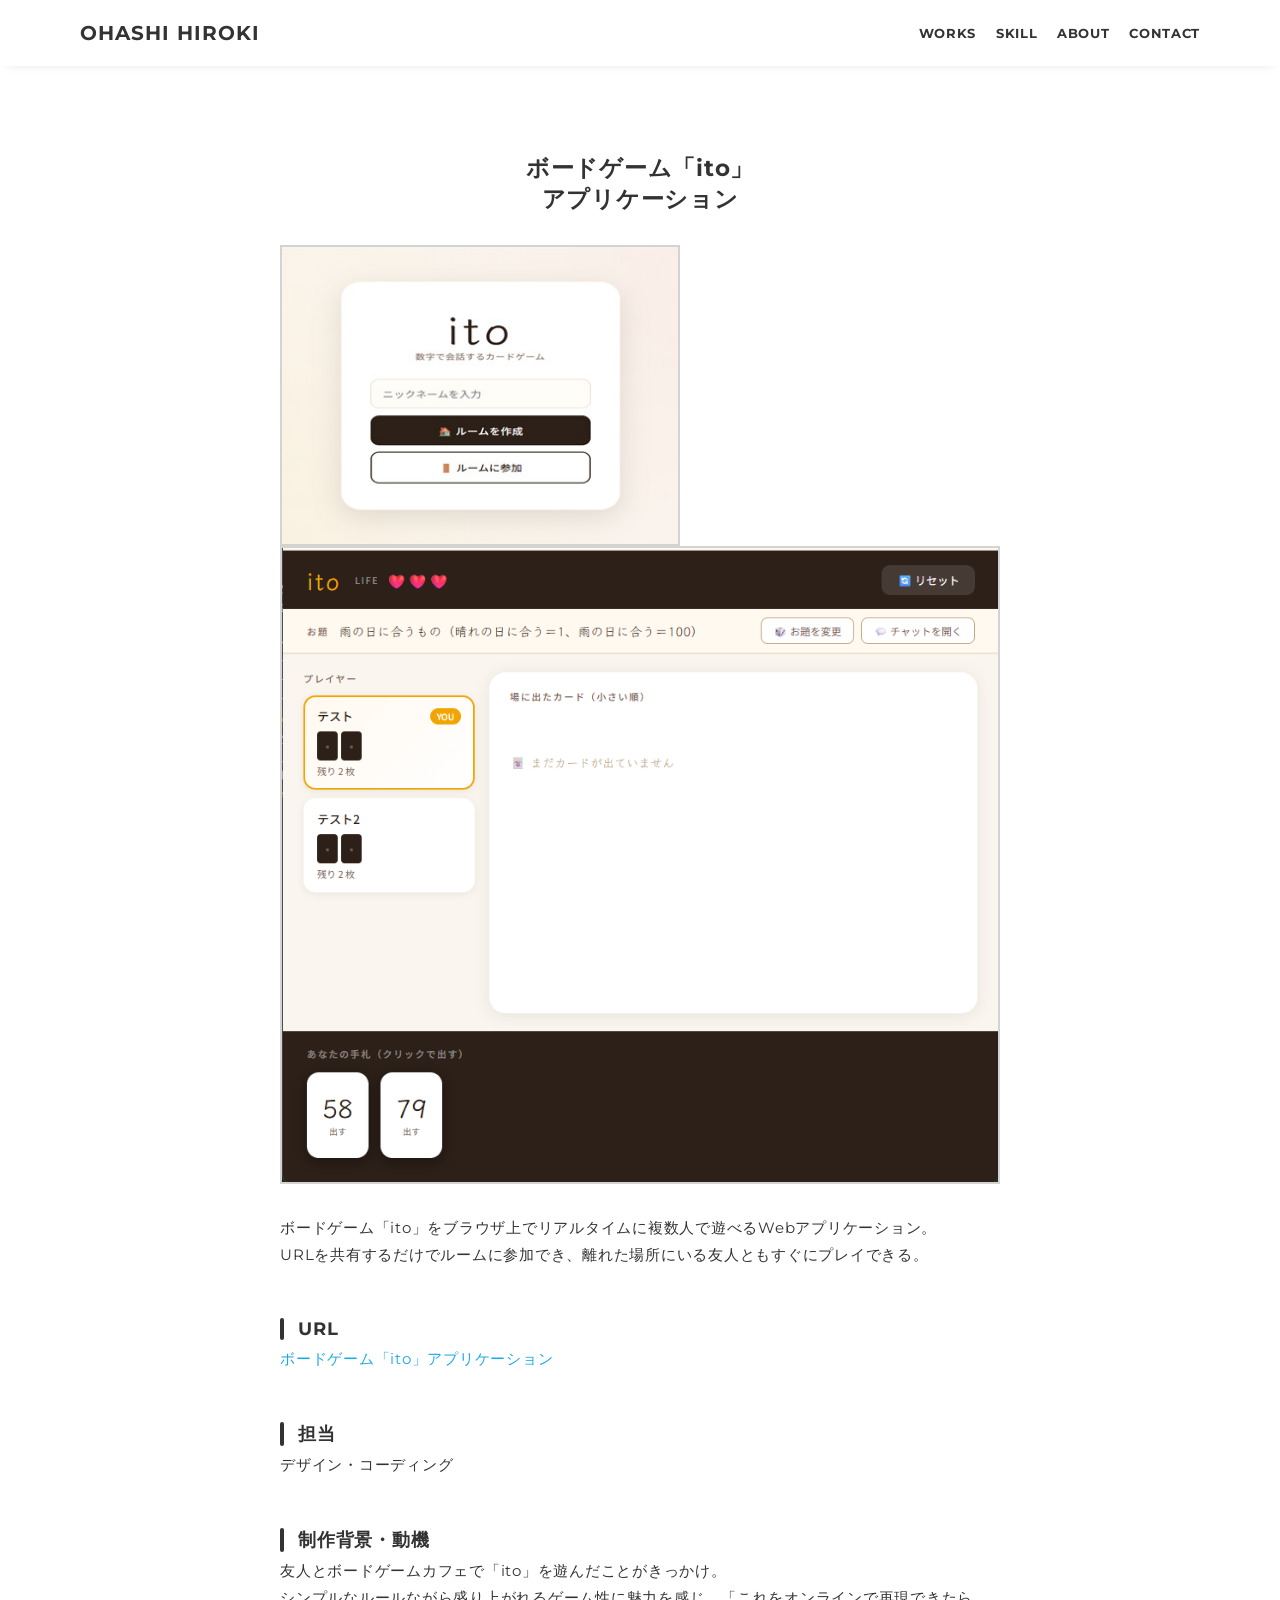
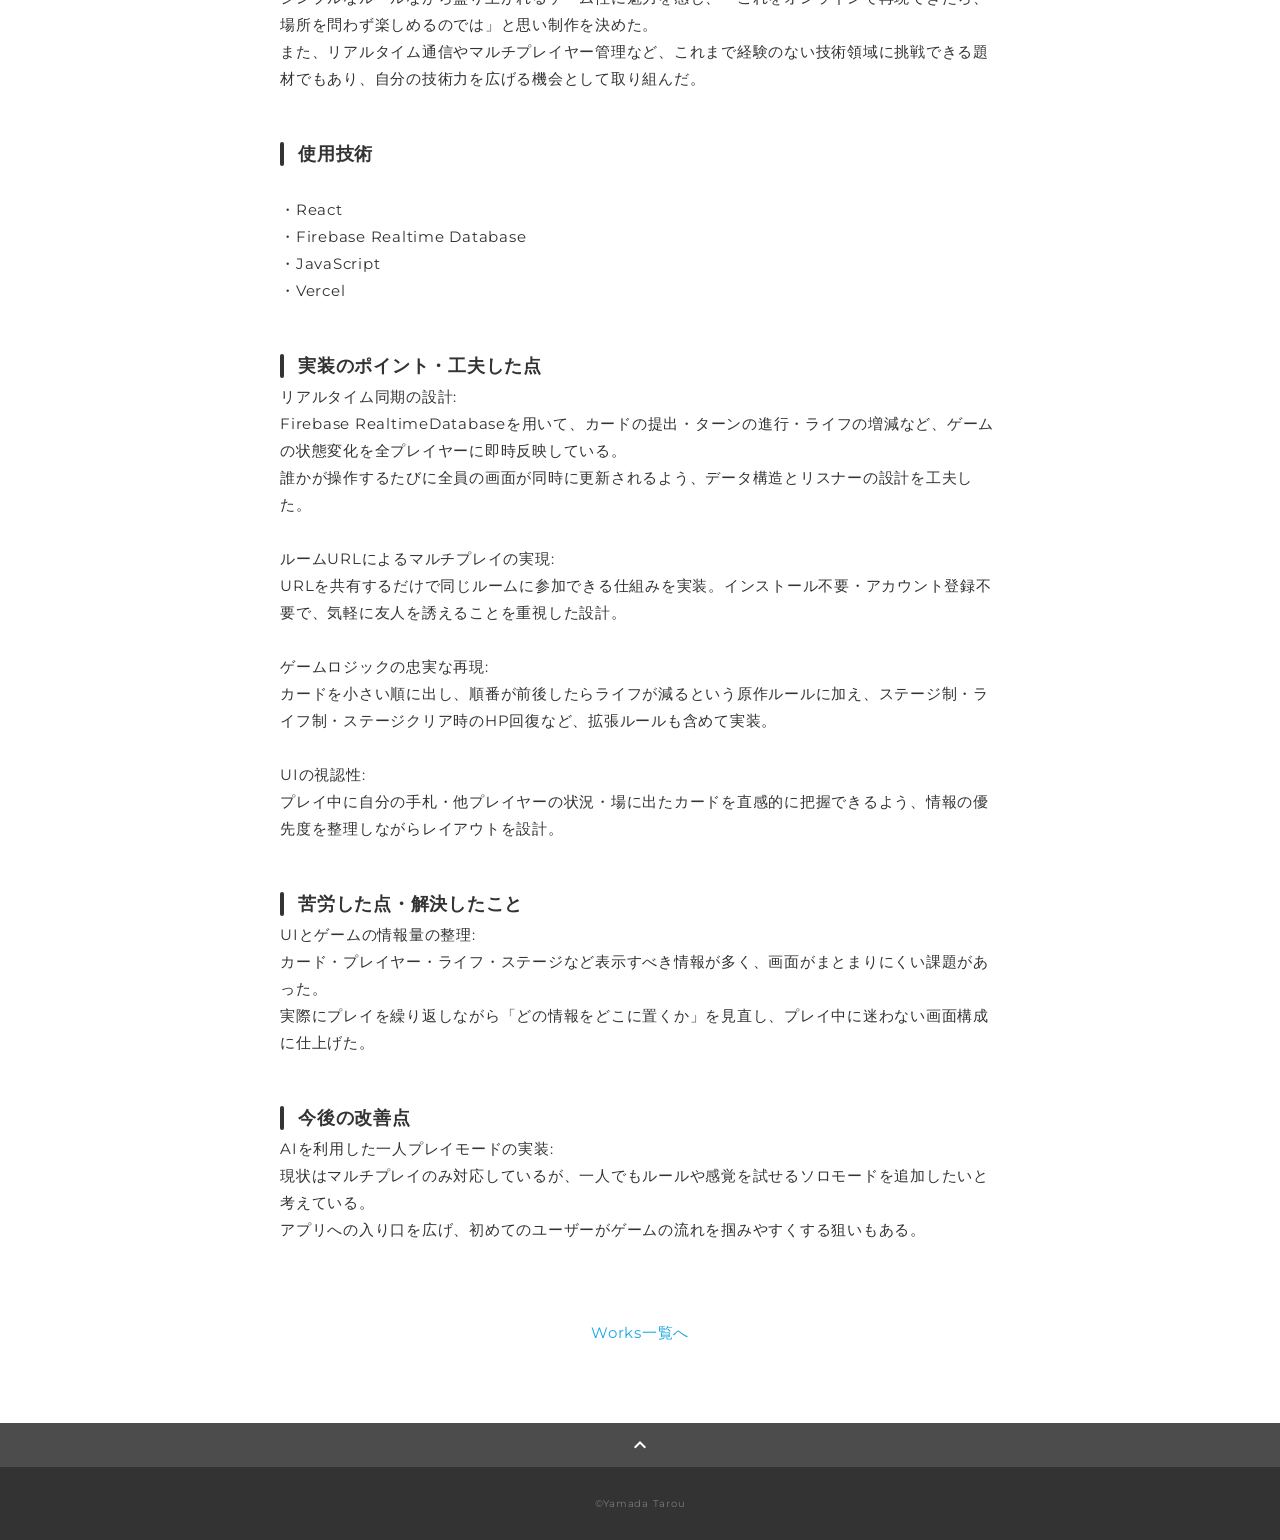
<file: ito_app.html>
<!DOCTYPE html>
<html lang="ja">

<head>
  <meta charset="utf-8">
  <meta name="viewport" content="width=device-width,initial-scale=1">
  <meta property="og:type" content="website">
  <meta property="og:title" content="ボードゲームitoアプリケーション">
  <meta property="og:url" content="https://x.gd/K62pu">
  <meta property="og:description" content="ボードゲームitoの紹介ページです。">
  <meta property="og:image" content="img/ogp.png">
  <meta name="robots" content="noindex,nofollow">
  <meta name="description" content="ボードゲームitoの紹介ページです。">
  <title>H.O ポートフォリオ | dev01</title>
  <link rel="preconnect" href="https://fonts.gstatic.com">
  <link rel="stylesheet" href="https://fonts.googleapis.com/css2?family=Montserrat:wght@400;700&display=swap">
  <link rel="stylesheet" href="https://fonts.googleapis.com/css?family=Material+Icons+Outlined">
  <link rel="stylesheet" href="css/ress.css" media="all">
  <link rel="stylesheet" href="css/style.css" media="all">
  <link rel="icon" href="img/favicon.ico">
  <link rel="canonical" href="https://x.gd/K62pu"><!-- サーバにアップするタイミングで治す！注意！ -->
</head>

<body>
  <div class="wrapper">
    <!-- header -->
    <header class="header ">
      <h1 class="header-logo">
        <a href="index.html">Ohashi Hiroki</a>
      </h1>
      <nav class="gnav">
        <ul class="gnav-list">
          <li class="gnav-item"><a href="index.html#works">works</a></li>
          <li class="gnav-item"><a href="index.html#skill">skill</a></li>
          <li class="gnav-item"><a href="index.html#about">about</a></li>
          <li class="gnav-item"><a href="index.html#contact">contact</a></li>
        </ul>
      </nav>
    </header>
    <!-- /header -->

    <main class="content">
      <div class="article">
        <section class="article-container">
          <h2 class="article-title">ボードゲーム「ito」<br>アプリケーション</h2>
          <div class="article-body">
            <p>
              <img src="img/ito_game_view.jpg" width="400" height="300" alt="作品スクリーンショット">
              <img src="img/ito_game_visual.png" width="836" height="740" alt="作品スクリーンショット">
            </p>
            <p>
              ボードゲーム「ito」をブラウザ上でリアルタイムに複数人で遊べるWebアプリケーション。<br>
              URLを共有するだけでルームに参加でき、離れた場所にいる友人ともすぐにプレイできる。
            </p>
            <h3>URL</h3>
            <p><a href="https://ito-game-gamma.vercel.app/" target="_blank" rel="noopener">ボードゲーム「ito」アプリケーション</a></p>
            <h3>担当</h3>
            <p>デザイン・コーディング</p>
            <h3>制作背景・動機</h3>
            <p>
              友人とボードゲームカフェで「ito」を遊んだことがきっかけ。<br>
              シンプルなルールながら盛り上がれるゲーム性に魅力を感じ、「これをオンラインで再現できたら、場所を問わず楽しめるのでは」と思い制作を決めた。<br>
              また、リアルタイム通信やマルチプレイヤー管理など、これまで経験のない技術領域に挑戦できる題材でもあり、自分の技術力を広げる機会として取り組んだ。
            </p>
            <h3>使用技術</h3>
            <p>
            <ul class="article-list">
              <li>React</li>
              <li>Firebase Realtime Database</li>
              <li>JavaScript</li>
              <li>Vercel</li>
            </ul>
            </p>
            <h3>実装のポイント・工夫した点</h3>
            <p>
              リアルタイム同期の設計:<br>
              Firebase RealtimeDatabaseを用いて、カードの提出・ターンの進行・ライフの増減など、ゲームの状態変化を全プレイヤーに即時反映している。<br>
              誰かが操作するたびに全員の画面が同時に更新されるよう、データ構造とリスナーの設計を工夫した。<br><br>
              ルームURLによるマルチプレイの実現:<br>
              URLを共有するだけで同じルームに参加できる仕組みを実装。インストール不要・アカウント登録不要で、気軽に友人を誘えることを重視した設計。<br><br>
              ゲームロジックの忠実な再現:<br>
              カードを小さい順に出し、順番が前後したらライフが減るという原作ルールに加え、ステージ制・ライフ制・ステージクリア時のHP回復など、拡張ルールも含めて実装。<br><br>
              UIの視認性:<br>
              プレイ中に自分の手札・他プレイヤーの状況・場に出たカードを直感的に把握できるよう、情報の優先度を整理しながらレイアウトを設計。 </p>
            <h3>苦労した点・解決したこと</h3>
            <p>
              UIとゲームの情報量の整理:<br>
              カード・プレイヤー・ライフ・ステージなど表示すべき情報が多く、画面がまとまりにくい課題があった。<br>
              実際にプレイを繰り返しながら「どの情報をどこに置くか」を見直し、プレイ中に迷わない画面構成に仕上げた。
            </p>
            <h3>今後の改善点</h3>
            <p>
              AIを利用した一人プレイモードの実装:<br>
              現状はマルチプレイのみ対応しているが、一人でもルールや感覚を試せるソロモードを追加したいと考えている。<br>
              アプリへの入り口を広げ、初めてのユーザーがゲームの流れを掴みやすくする狙いもある。
            </p>
          </div>
          <div class="home-link">
            <a href="./#works">Works一覧へ</a>
          </div>
        </section>
      </div>

      <div class="page-top" id="js-page-top">
        <span class="material-icons-outlined">expand_less</span>
      </div>
    </main>

    <!-- footer -->
    <footer class="footer">
      <div class="copyright">&copy;Yamada Tarou</div>
    </footer>
    <!-- /footer -->

  </div>
  <script src="js/jquery-3.7.1.min.js"></script>
  <script src="js/script.js"></script>
</body>

</html>
</file>
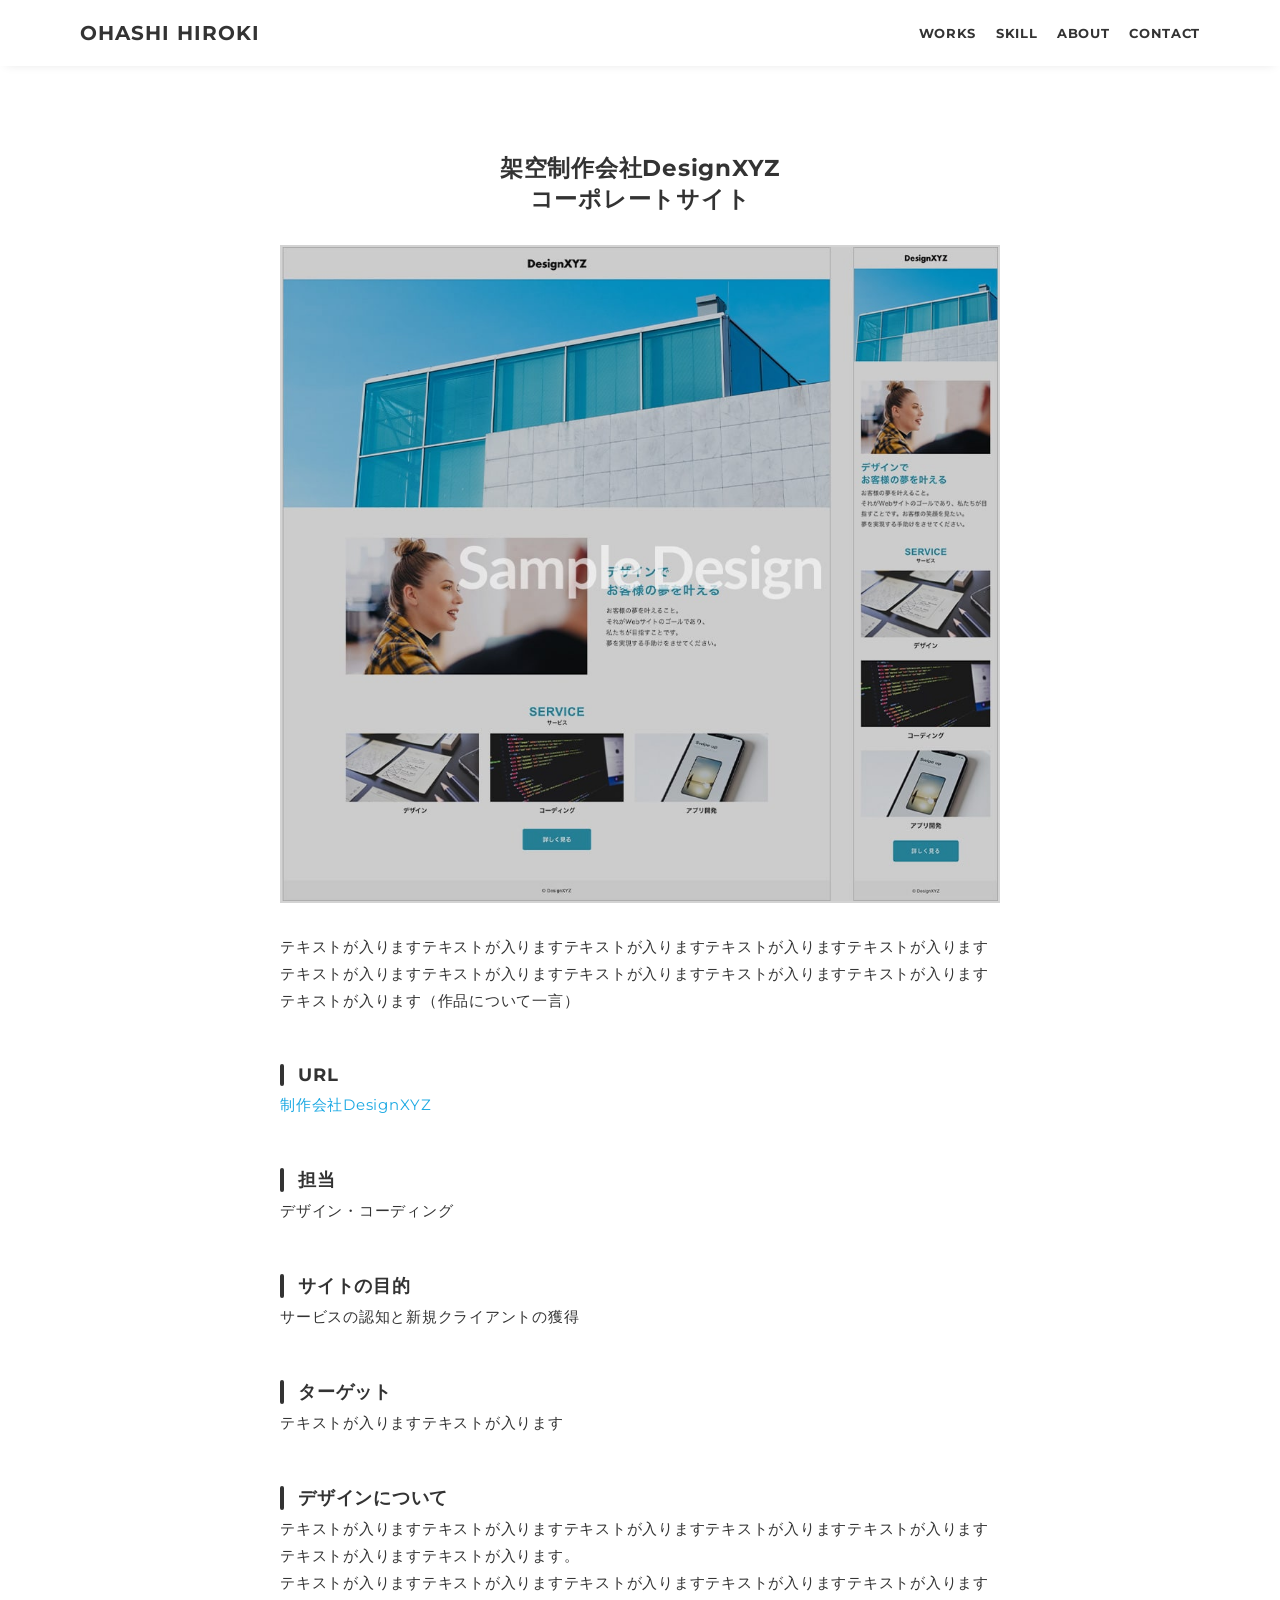
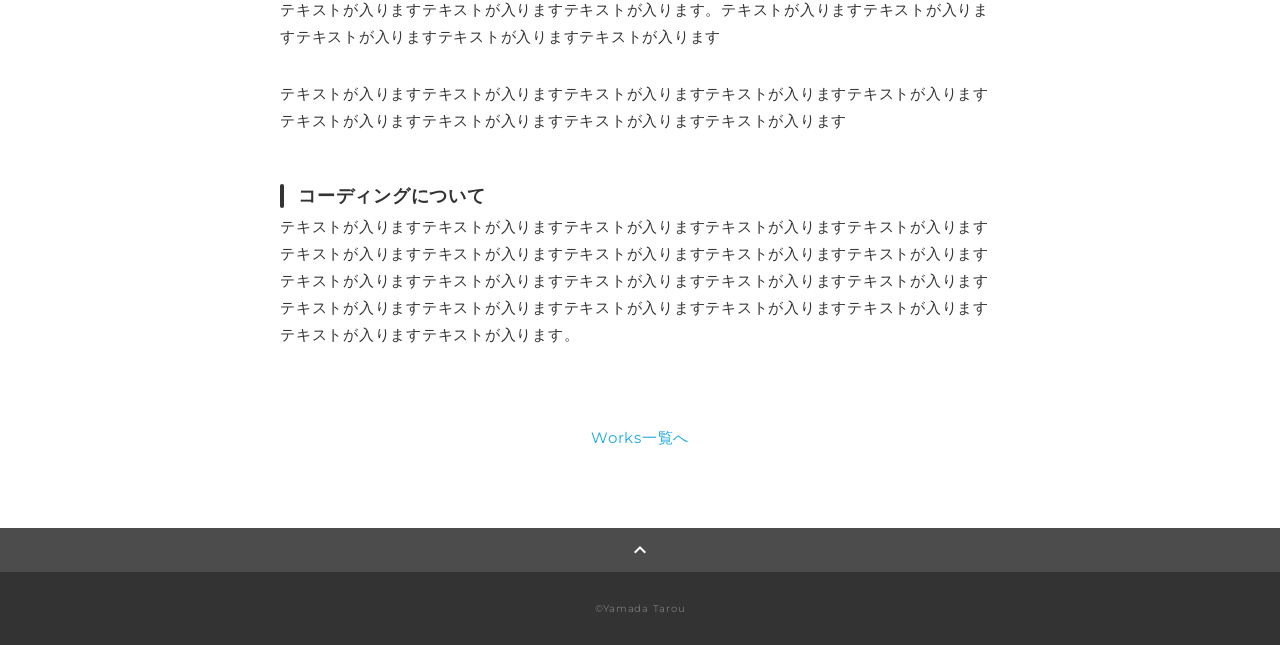
<file: works-template.html>
<!DOCTYPE html>
<html lang="ja">
<head>
  <meta charset="utf-8">
  <meta name="viewport" content="width=device-width,initial-scale=1">
  <meta property="og:type" content="website">
  <meta property="og:title" content="WebデザイナーYamada Taroのポートフォリオ">
  <meta property="og:url" content="https://x.gd/K62pu">
  <meta property="og:description" content="Yamada Taroのポートフォリオサイトです。">
  <meta property="og:image" content="img/ogp.png">
  <meta name="robots" content="noindex,nofollow">
  <meta name="description" content="Yamada Taroのポートフォリオサイトです">
  <title>Taro Yamada ポートフォリオ</title>
  <!-- ↑名前をちゃんと変更してこのコメントアウトを削除すること -->
  <link rel="preconnect" href="https://fonts.gstatic.com">
  <link rel="stylesheet" href="https://fonts.googleapis.com/css2?family=Montserrat:wght@400;700&display=swap">
  <link rel="stylesheet" href="https://fonts.googleapis.com/css?family=Material+Icons+Outlined">
  <link rel="stylesheet" href="css/ress.css" media="all">
  <link rel="stylesheet" href="css/style.css" media="all">
  <link rel="icon" href="img/favicon.ico">
  <link rel="canonical" href="https://x.gd/K62pu">
</head>

<body>
  <div class="wrapper">
    <!-- header -->
    <header class="header ">
        <h1 class="header-logo">
          <a href="index.html">Ohashi Hiroki</a>
        </h1>
        <nav class="gnav">
          <ul class="gnav-list">
            <li class="gnav-item"><a href="index.html#works">works</a></li>
            <li class="gnav-item"><a href="index.html#skill">skill</a></li>
            <li class="gnav-item"><a href="index.html#about">about</a></li>
            <li class="gnav-item"><a href="index.html#contact">contact</a></li>
          </ul>
        </nav>
    </header>
    <!-- /header -->

    <main class="content">
      <div class="article">
        <section class="article-container">
          <h2 class="article-title">架空制作会社DesignXYZ<br>コーポレートサイト</h2>
          <div class="article-body">
            <p>
              <img src="img/works-sample.jpg" width="1000" height="913" alt="作品スクリーンショット">
            </p>
            <p>
              テキストが入りますテキストが入りますテキストが入りますテキストが入りますテキストが入りますテキストが入りますテキストが入りますテキストが入りますテキストが入りますテキストが入りますテキストが入ります（作品について一言）
            </p>
            <h3>URL</h3>
            <p><a href="#" target="_blank" rel="noopener">制作会社DesignXYZ</a></p>
            <h3>担当</h3>
            <p>デザイン・コーディング</p>
            <h3>サイトの目的</h3>
            <p>サービスの認知と新規クライアントの獲得</p>
            <h3>ターゲット</h3>
            <p>テキストが入りますテキストが入ります</p>
            <h3>デザインについて</h3>
            <p>
              テキストが入りますテキストが入りますテキストが入りますテキストが入りますテキストが入りますテキストが入りますテキストが入ります。<br>テキストが入りますテキストが入りますテキストが入りますテキストが入りますテキストが入りますテキストが入りますテキストが入りますテキストが入ります。テキストが入りますテキストが入りますテキストが入りますテキストが入りますテキストが入ります
            </p>
            <p>
              テキストが入りますテキストが入りますテキストが入りますテキストが入りますテキストが入りますテキストが入りますテキストが入りますテキストが入りますテキストが入ります
            </p>
            <h3>コーディングについて</h3>
            <p>
              テキストが入りますテキストが入りますテキストが入りますテキストが入りますテキストが入りますテキストが入りますテキストが入りますテキストが入りますテキストが入りますテキストが入りますテキストが入りますテキストが入りますテキストが入りますテキストが入りますテキストが入りますテキストが入りますテキストが入りますテキストが入りますテキストが入りますテキストが入りますテキストが入りますテキストが入ります。
            </p>
          </div>
          <div class="home-link">
            <a href="./#works">Works一覧へ</a>
          </div>
        </section>
      </div>

      <div class="page-top" id="js-page-top">
        <span class="material-icons-outlined">expand_less</span>
      </div>
    </main>

    <!-- footer -->
    <footer class="footer">
      <div class="copyright">&copy;Yamada Tarou</div>
    </footer>
    <!-- /footer -->

  </div>
  <script src="js/jquery-3.7.1.min.js"></script>
  <script src="js/script.js"></script>
</body>
</html>
</file>
<file: css/ress.css>
/*!
 * ress.css • v3.0.1
 * MIT License
 * github.com/filipelinhares/ress
 */

/* # =================================================================
   # Global selectors
   # ================================================================= */

html {
  box-sizing: border-box;
  word-break: normal;
  -moz-tab-size: 4;
  tab-size: 4;

  -webkit-text-size-adjust: 100%;
  /* Prevent adjustments of font size after orientation changes in iOS */
}

*,
::before,
::after {
  box-sizing: inherit;
  background-repeat: no-repeat;
  /* Set `background-repeat: no-repeat` to all elements and pseudo elements */
}

::before,
::after {
  vertical-align: inherit;
  text-decoration: inherit;
  /* Inherit text-decoration and vertical align to ::before and ::after pseudo elements */
}

* {
  margin: 0;
  padding: 0;
  /* Reset `padding` and `margin` of all elements */
}

/* # =================================================================
   # General elements
   # ================================================================= */

hr {
  overflow: visible;
  /* Show the overflow in Edge and IE */
  height: 0;
  /* Add the correct box sizing in Firefox */
}

details,
main {
  display: block;
  /* Render the `main` element consistently in IE. */
}

summary {
  display: list-item;
  /* Add the correct display in all browsers */
}

small {
  font-size: 80%;
  /* Set font-size to 80% in `small` elements */
}

[hidden] {
  display: none;
  /* Add the correct display in IE */
}

abbr[title] {
  /* Add the correct text decoration in Chrome, Edge, IE, Opera, and Safari */
  text-decoration: underline;
  text-decoration: underline dotted;
  border-bottom: none;
  /* Remove the bottom border in Chrome 57 */
}

a {
  background-color: transparent;
  /* Remove the gray background on active links in IE 10 */
}

a:active,
a:hover {
  outline-width: 0;
  /* Remove the outline when hovering in all browsers */
}

code,
kbd,
pre,
samp {
  font-family: monospace, monospace;
  /* Specify the font family of code elements */
}

pre {
  font-size: 1em;
  /* Correct the odd `em` font sizing in all browsers */
}

b,
strong {
  font-weight: bolder;
  /* Add the correct font weight in Chrome, Edge, and Safari */
}

/* https://gist.github.com/unruthless/413930 */
sub,
sup {
  position: relative;
  font-size: 75%;
  line-height: 0;
  vertical-align: baseline;
}

sub {
  bottom: -.25em;
}

sup {
  top: -.5em;
}

/* # =================================================================
   # Forms
   # ================================================================= */

input {
  border-radius: 0;
}

/* Replace pointer cursor in disabled elements */
[disabled] {
  cursor: default;
}

[type="number"]::-webkit-container-spin-button,
[type="number"]::-webkit-outer-spin-button {
  height: auto;
  /* Correct the cursor style of increment and decrement buttons in Chrome */
}

[type="search"] {
  outline-offset: -2px;
  /* Correct the outline style in Safari */
  appearance: textfield;
  /* Correct the odd appearance in Chrome and Safari */
}

[type="search"]::-webkit-search-decoration {
  -webkit-appearance: none;
  /* Remove the container padding in Chrome and Safari on macOS */
}

textarea {
  overflow: auto;
  /* Internet Explorer 11+ */
  resize: vertical;
  /* Specify textarea resizability */
}

button,
input,
optgroup,
select,
textarea {
  font: inherit;
  /* Specify font inheritance of form elements */
}

optgroup {
  font-weight: bold;
  /* Restore the font weight unset by the previous rule */
}

button {
  overflow: visible;
  /* Address `overflow` set to `hidden` in IE 8/9/10/11 */
}

button,
select {
  text-transform: none;
  /* Firefox 40+, Internet Explorer 11- */
}

/* Apply cursor pointer to button elements */
button,
[type="button"],
[type="reset"],
[type="submit"],
[role="button"] {
  cursor: pointer;
  color: inherit;
}

/* Remove container padding and border in Firefox 4+ */
button::-moz-focus-container,
[type="button"]::-moz-focus-container,
[type="reset"]::-moz-focus-container,
[type="submit"]::-moz-focus-container {
  padding: 0;
  border-style: none;
}

/* Replace focus style removed in the border reset above */
button:-moz-focusring,
[type="button"]::-moz-focus-container,
[type="reset"]::-moz-focus-container,
[type="submit"]::-moz-focus-container {
  outline: 1px dotted ButtonText;
}

button,
html [type="button"],
/* Prevent a WebKit bug where (2) destroys native `audio` and `video`controls in Android 4 */
[type="reset"],
[type="submit"] {
 appearance: button;
  /* Correct the inability to style clickable types in iOS */
}

/* Remove the default button styling in all browsers */
button,
input,
select,
textarea {
  border-style: none;
  background-color: transparent;
}

/* Style select like a standard input */
select {
  appearance: none;
}

select::-ms-expand {
  display: none;
  /* Internet Explorer 11+ */
}

select::-ms-value {
  color: currentColor;
  /* Internet Explorer 11+ */
}

legend {
  display: table;
  /* Correct the text wrapping in Edge and IE */
  max-width: 100%;
  /* Correct the text wrapping in Edge and IE */
  max-width: 100%;
  /* Correct the text wrapping in Edge 18- and IE */
  white-space: normal;
  /* Correct the text wrapping in Edge and IE */
  color: inherit;
  /* Correct the color inheritance from `fieldset` elements in IE */
  border: 0;
  /* Correct `color` not being inherited in IE 8/9/10/11 */
}

::-webkit-file-upload-button {
  font: inherit;
  /* Change font properties to `inherit` in Chrome and Safari */
  color: inherit;
  /* Correct the inability to style clickable types in iOS and Safari */

  -webkit-appearance: button;
}

/* # =================================================================
   # Specify media element style
   # ================================================================= */

img {
  border-style: none;
  /* Remove border when inside `a` element in IE 8/9/10 */
}

/* Add the correct vertical alignment in Chrome, Firefox, and Opera */
progress {
  vertical-align: baseline;
}

/* # =================================================================
   # Accessibility
   # ================================================================= */

/* Hide content from screens but not screenreaders */
@media screen {
  [hidden~="screen"] {
    display: inherit;
  }

  [hidden~="screen"]:not(:active):not(:focus):not(:target) {
    position: absolute !important;
    clip: rect(0 0 0 0) !important;
  }
}

/* Specify the progress cursor of updating elements */
[aria-busy="true"] {
  cursor: progress;
}

/* Specify the pointer cursor of trigger elements */
[aria-controls] {
  cursor: pointer;
}

/* Specify the unstyled cursor of disabled, not-editable, or otherwise inoperable elements */
[aria-disabled] {
  cursor: default;
}
</file>
<file: css/style.css>
@charset "utf-8";

body {
  font-family: "Montserrat", "Helvetica Neue", Arial, "Hiragino Kaku Gothic ProN", "Hiragino Sans", Meiryo, sans-serif;
  font-size: 15px;
  letter-spacing: .05em;
  color: #333;
}

a {
  transition: opacity .3s;
  text-decoration: none;
  color: #1ca9e3;
}

img {
  max-width: 100%;
  height: auto;
  vertical-align: bottom;
  border-style: none;
  border: 2px solid lightgray;
}

.pc-only {
  display: block;
}

.sp-only {
  display: none;
}

/*--------------------------------
 レイアウト
---------------------------------*/
.wrapper {
  padding-top: 73px;
}

.section {
  padding: 90px 0;
}

.section:nth-of-type(odd) {
  background-color: #f7f7f7;
}

.container {
  max-width: 1340px;
  margin: 0 auto;
  padding: 0 40px;
}

/*--------------------------------
 見出し
---------------------------------*/
.title {
  font-size: 34px;
  font-weight: bold;
  line-height: 1;
  margin-bottom: 40px;
  text-align: center;
  letter-spacing: .05em;
  color: #333;
}

.lead {
  font-size: 16px;
  line-height: 1.8;
  margin-bottom: 30px;
}

/*--------------------------------
ヘッダー
---------------------------------*/
.header {
  position: fixed;
  top: 0;
  z-index: 1;
  width: 100%;
  background-color: #fff;
  box-shadow: 0 5px 10px -6px rgba(0, 0, 0, .1);
  display: flex;
  align-items: center;
  justify-content: space-between;
  padding: 20px 80px;
}

.header h1 {
  text-transform: uppercase;
}

.header-logo {
  font-size: 20px;
  font-weight: bold;
  line-height: 1.2;
  margin-right: 20px;
  letter-spacing: .05em;
}

.header-logo a {
  color: #333;
}

.gnav-list {
  display: flex;
  justify-content: space-between;
  list-style: none;
}

.gnav-item:not(:last-child) {
  margin-right: 20px;
}

.gnav-item a {
  position: relative;
  font-size: 13px;
  font-weight: bold;
  display: inline-block;
  padding: 5px 0;
  transition: .3s;
  letter-spacing: .05em;
  color: #333;
  text-transform: uppercase;
}

.gnav-item a:after {
  position: absolute;
  bottom: 0;
  left: 50%;
  width: 0;
  height: 3px;
  content: "";
  transition: .3s;
  -webkit-transform: translateX(-50%);
  transform: translateX(-50%);
  background-color: #333;
}

.gnav-item a:hover:after {
  width: 100%;
}

/*--------------------------------
 メインビジュアル
---------------------------------*/
.mv {
  display: flex;
  align-items: center;
  justify-content: center;
  height: 85vh;
  text-align: center;
}

.mv-container {
  padding: 0 40px;
}

.mv-title {
  font-size: 60px;
  font-weight: bold;
  line-height: 1.2;
  margin-bottom: 5px;
  letter-spacing: .1em;
  text-transform: uppercase;
}

.mv-subtitle {
  font-size: 20px;
  font-weight: bold;
  line-height: 1;
  margin-bottom: 40px;
  letter-spacing: .08em;
  text-transform: uppercase;
}

.mv-text {
  font-size: 16px;
  line-height: 1.8;
}



/*--------------------------------
 Works
---------------------------------*/
h2.title {
  text-transform: uppercase;
}

.works-list {
  display: flex;
  flex-wrap: wrap;
  justify-content: space-between;
  margin-bottom: -40px;
}

.works-list::after {
  content: "";
  display: block;
  width: 32%;
}


.works-item {
  width: 32%;
  margin-bottom: 40px;
  color: #333;
}

.works-item:hover {
  opacity: .9;
}

.works-item:nth-of-type(3n) {
  margin-right: 0;
}

.works-img {
  width: fit-content;
}

.works-img img {
  border: 1px solid #e6e6e6;
}

.works-name {
  font-size: 12px;
  font-weight: bold;
  margin-top: 8px;
}

.works-info {
  font-size: 10px;
  margin-top: 5px;
}

/* Works カテゴリ区切り */
.works-category {
  margin-bottom: 60px;
}

.works-category:last-child {
  margin-bottom: 0;
}

.works-category-label {
  display: flex;
  align-items: center;
  gap: 16px;
  margin-bottom: 28px;
}

.works-category-name {
  font-size: 20px;
  font-weight: bold;
  letter-spacing: .08em;
  white-space: nowrap;
  text-transform: uppercase;
  color: #333;
}

.works-category-line {
  flex: 1;
  height: 1px;
  background-color: #ddd;
}

.works-category-count {
  font-size: 11px;
  letter-spacing: .08em;
  color: #bbb;
  white-space: nowrap;
  text-transform: uppercase;
}

/*--------------------------------
 Skill
---------------------------------*/
.skill-list {
  display: flex;
  flex-wrap: wrap;
  justify-content: space-between;
  margin-bottom: -50px;
}

.skill-item {
  display: flex;
  align-items: flex-start;
  justify-content: space-between;
  width: 48%;
  margin-bottom: 50px;
}

.skill-img {
  width: 60px;
  height: auto;
  margin-right: 20px;
}

.skill-body {
  flex: 1;
}

.skill-name {
  margin-bottom: 10px;
}

.skill-text {
  font-size: 14px;
  line-height: 1.8;
}

/*--------------------------------
 About
---------------------------------*/
.profile {
  display: flex;
  flex-wrap: wrap;
  max-width: 800px;
  margin: 0 auto;
}

.profile-img {
  width: 20%;
  margin-right: 30px;
  border-radius: 50%;
}

.profile-img img {
  border-radius: 50%;
}

.profile-body {
  flex: 1;
}

.profile-body p {
  font-size: 15px;
  line-height: 1.8;
}

.profile-body p:not(:last-child) {
  margin-bottom: 30px;
}

/*--------------------------------
 Contact
---------------------------------*/
.contact {
  text-align: center;
}

.contact-item:not(:last-child) {
  margin-right: 10px;
}

.contact-text {
  margin-top: 10px;
}

/*--------------------------------
 ページトップ
---------------------------------*/
.page-top {
  font-weight: bold;
  padding: 10px;
  cursor: pointer;
  text-align: center;
  background-color: #4c4c4c;
}

.page-top .material-icons-outlined {
  vertical-align: bottom;
  color: #fff;
}

/*--------------------------------
 フッター
---------------------------------*/
.footer {
  padding: 30px;
  background-color: #333;
}

.copyright {
  font-size: 10px;
  text-align: center;
  color: #797979;
}

/*--------------------------------
 下層：Worksページ
---------------------------------*/
.article {
  padding: 80px 0;
}

.article-container {
  max-width: 1040px;
  margin: 0 auto;
  padding: 0 20px;
}

.article-title {
  margin-bottom: 30px;
  text-align: center;
}

.article-body {
  max-width: 720px;
  margin: 0 auto;
  margin-bottom: 80px;
}

.article-body h3 {
  position: relative;
  font-size: 18px;
  margin-bottom: 5px;
  padding-left: 1em;
}

.article-body h3:not(:first-child) {
  margin-top: 50px;
}

.article-body h3::before {
  position: absolute;
  top: 0;
  left: 0;
  width: 4px;
  height: 100%;
  content: "";
  border-radius: 3px;
  background-color: #333;
}

.article-body p {
  font-size: 15px;
  line-height: 1.8;
  margin-bottom: 30px;
}

.home-link {
  text-align: center;
}

.article-body .article-list {
  list-style: none;
  padding-left: 0;
  margin-bottom: 30px; /* article-body p と揃える */
}

.article-body .article-list li {
  font-size: 15px;
  line-height: 1.8;
  padding-left: 1em;
}

.article-body .article-list li::before {
  content: "・";
  margin-left: -1em;
}

/*media Queries 767
----------------------------------------------------*/
@media screen and (max-width: 767px) {
  body {
    font-size: 14px;
  }

  .pc-only {
    display: none;
  }

  .sp-only {
    display: block;
  }

  /* 見出し */
  .title {
    font-size: 26px;
    margin-bottom: 20px;
  }

  .lead {
    font-size: 14px;
    line-height: 1.7;
    margin-bottom: 20px;
  }

  /* レイアウト */
  .wrapper {
    padding-top: 57px;
  }

  .section {
    padding: 60px 0;
  }

  .container {
    padding: 0 20px;
  }

  /* ヘッダー */
  .header {
    padding: 15px;
  }

  .header-logo {
    font-size: 15px;
    margin-right: 15px;
  }

  .gnav-item:not(:last-child) {
    margin-right: 10px;
  }

  .gnav-item a {
    font-size: 10px;
  }

  .gnav-item a:after {
    display: none;
  }

  /*  メインビジュアル */
  .mv {
    height: 75vh;
  }

  .mv-container {
    padding: 0 20px;
  }

  .mv-title {
    font-size: 30px;
  }

  .mv-subtitle {
    font-size: 16px;
    margin-bottom: 20px;
  }

  .mv-text {
    font-size: 14px;
    line-height: 1.7;
  }

  /* Works */
  .works-name {
    font-size: 12px;
  }

  .works-info {
    margin-top: 3px;
  }

  .works-list {
    justify-content: space-between;
  }

  .works-item {
    flex: 0 0 48%;
    margin-right: 0;
    margin-bottom: 30px;
  }

  .works-category {
    margin-bottom: 40px;
  }

  .works-category-name {
    font-size: 16px;
  }

  /* Skill */
  .skill-list {
    display: block;
    margin-bottom: 0;
  }

  .skill-item {
    width: 100%;
    margin-bottom: 35px;
  }

  .skill-item:last-child {
    margin-bottom: 0;
  }

  .skill-name {
    margin-bottom: 5px;
  }

  .skill-text {
    font-size: 13px;
    line-height: 1.7;
  }

  /* About */
  .profile {
    display: block;
  }

  .profile-img {
    width: 150px;
    margin: 0 auto;
    margin-bottom: 25px;
  }

  .profile-body p {
    font-size: 14px;
    line-height: 1.7;
  }

  .profile-body p:not(:last-child) {
    margin-bottom: 20px;
  }

  /* フッター */
  .footer {
    padding: 20px;
  }

  /* 下層ページ */
  .article {
    padding: 50px 0;
  }

  .article-body h3 {
    font-size: 16px;
    padding-left: .8em;
  }

  .article-body h3:not(:first-child) {
    margin-top: 30px;
  }

  .article-body p {
    font-size: 14px;
    line-height: 1.7;
    margin-bottom: 20px;
  }
}

@media screen and (max-width: 480px) {
  .works-list {
    display: block;
  }

  .works-item {
    display: block;
    width: 90%;
    flex: 0;
    margin: 0 auto 30px;
  }

  .works-item:nth-of-type(3n) {
    margin: 0 auto 30px;
  }

  .works-img {
    width: 100%;
  }

  .works-img img {
    width: 100%;
  }
}
</file>
